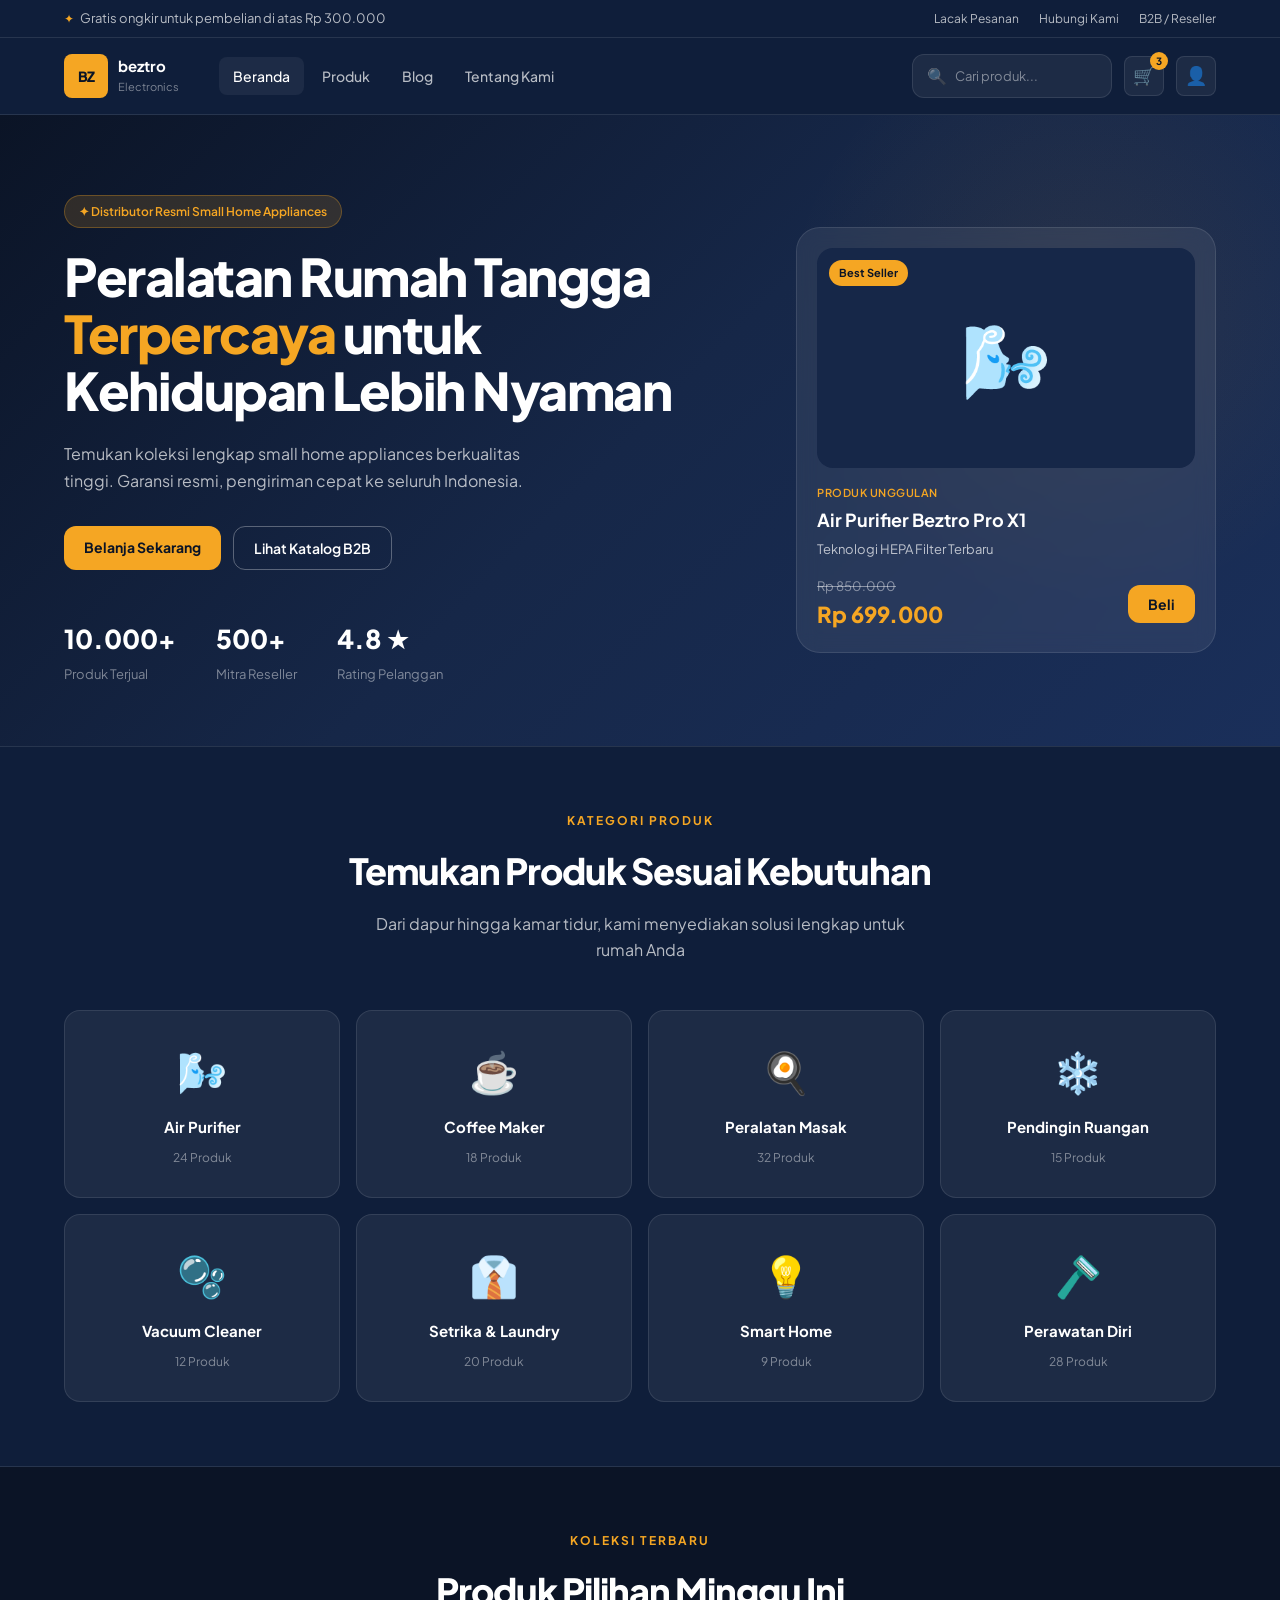
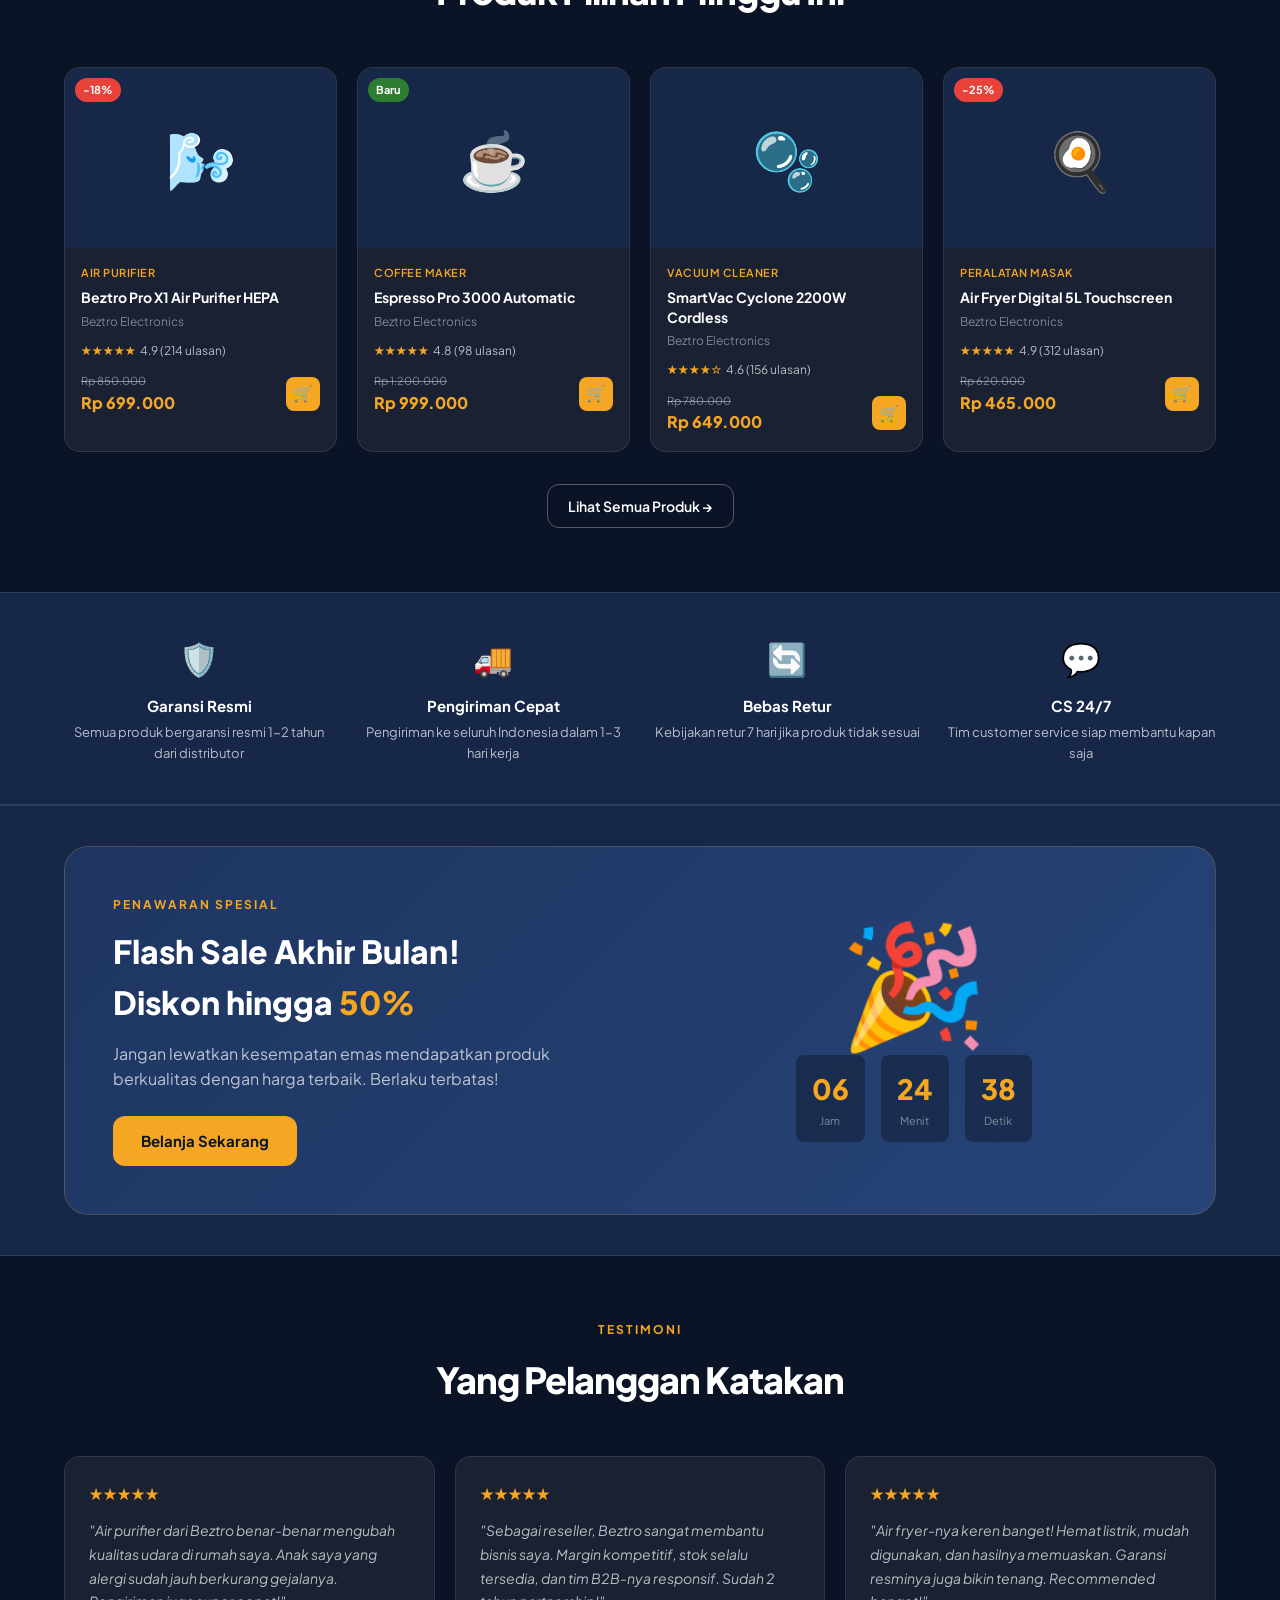
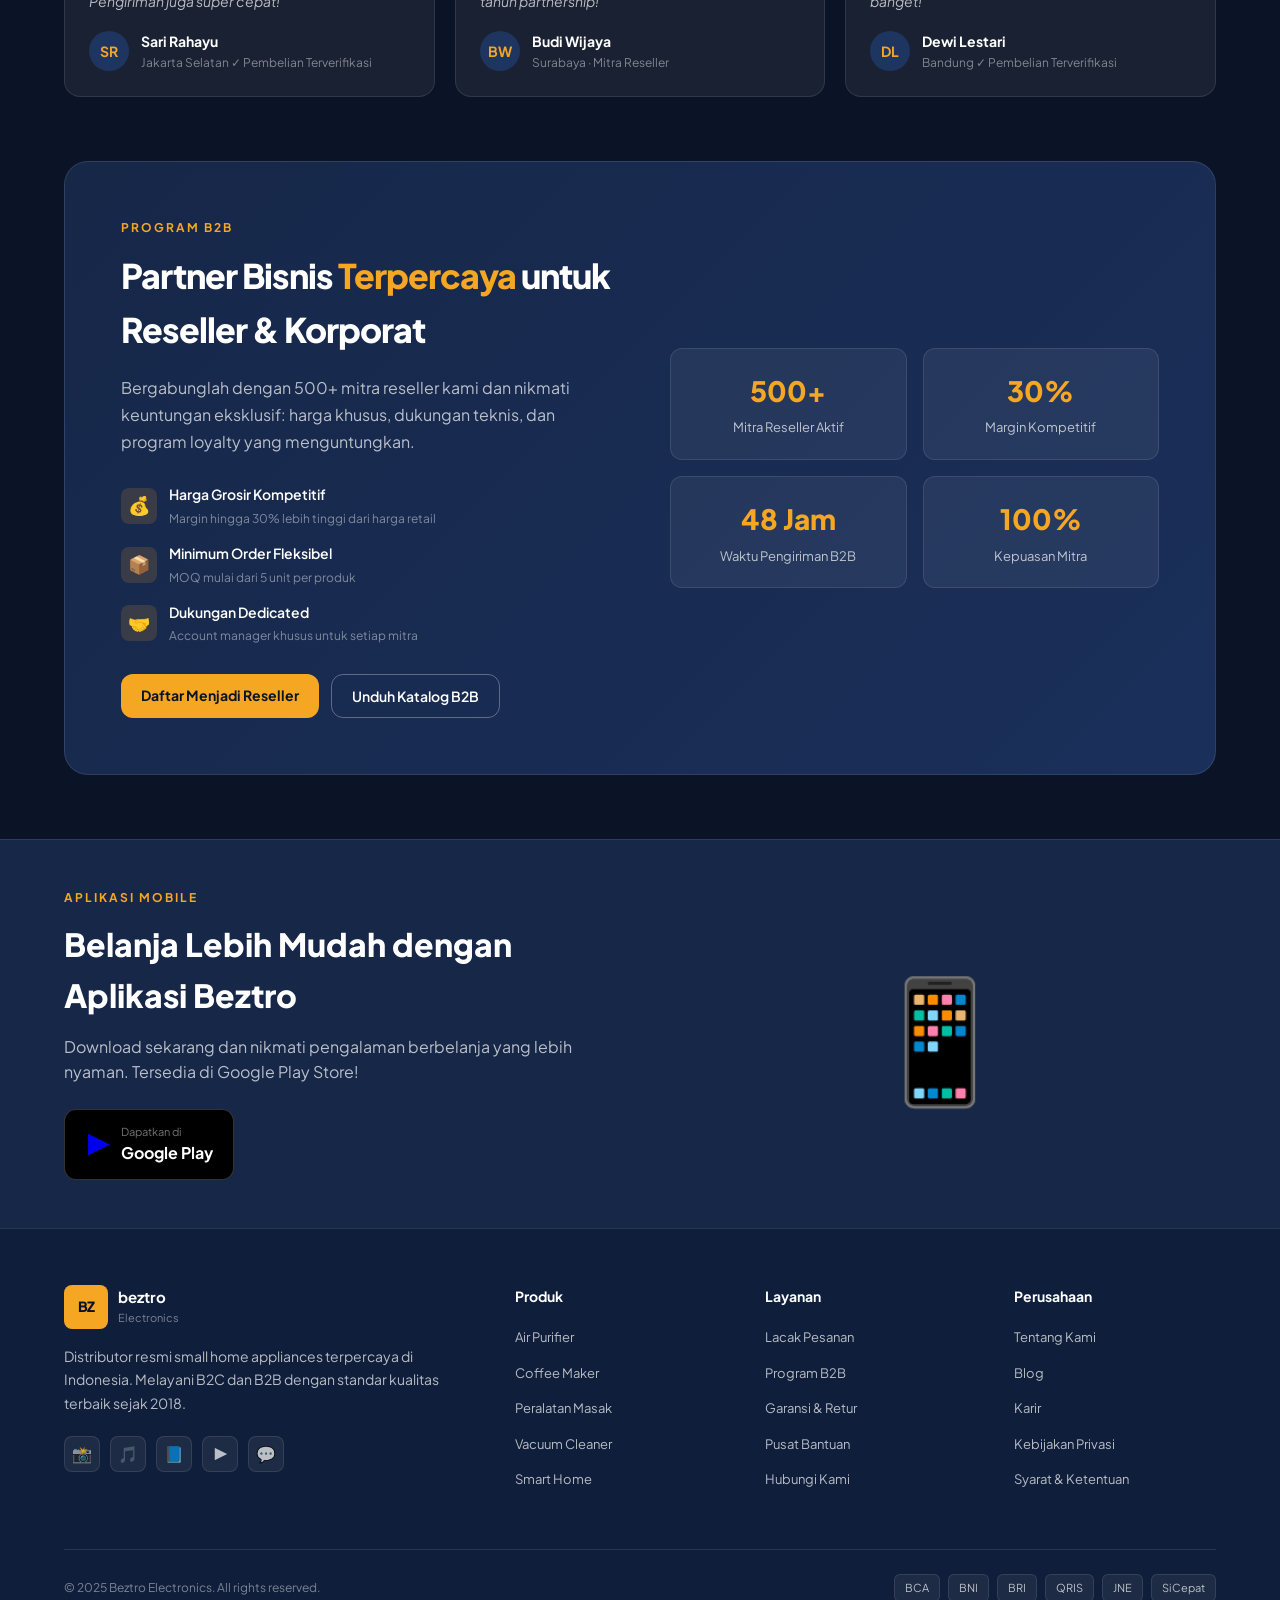
<file: index.html>
<!DOCTYPE html>
<html lang="id">
<head>
<meta charset="UTF-8">
<meta name="viewport" content="width=device-width, initial-scale=1.0">
<meta name="description" content="Beztro Electronics - Distributor Resmi Small Home Appliances Terpercaya di Indonesia. Garansi Resmi, Pengiriman Cepat ke Seluruh Indonesia.">
<title>Beztro Electronics - Peralatan Rumah Tangga Terpercaya</title>
<link rel="preconnect" href="https://fonts.googleapis.com">
<link rel="preconnect" href="https://fonts.gstatic.com" crossorigin>
<link href="https://fonts.googleapis.com/css2?family=Plus+Jakarta+Sans:wght@400;500;600;700;800&display=swap" rel="stylesheet">
<link rel="stylesheet" href="style.css">
</head>
<body>

<!-- TOP BAR -->
<div class="topbar">
  <div class="topbar-inner">
    <div class="topbar-left">
      <span>✦</span>
      Gratis ongkir untuk pembelian di atas Rp 300.000
    </div>
    <div class="topbar-right">
      <a href="#" onclick="navigate('track')">Lacak Pesanan</a>
      <a href="#">Hubungi Kami</a>
      <a href="#" onclick="navigate('b2b')">B2B / Reseller</a>
    </div>
  </div>
</div>

<!-- NAVBAR -->
<nav>
  <div class="nav-inner">
    <a class="logo" href="#" onclick="navigate('home')">
      <div class="logo-box">BZ</div>
      <div class="logo-text">
        <strong>beztro</strong>
        <span>Electronics</span>
      </div>
    </a>
    <div class="nav-links">
      <a onclick="navigate('home')" id="nav-home" class="active">Beranda</a>
      <a onclick="navigate('products')" id="nav-products">Produk</a>
      <a onclick="navigate('blog')" id="nav-blog">Blog</a>
      <a onclick="navigate('about')" id="nav-about">Tentang Kami</a>
    </div>
    <div class="nav-right">
      <div class="search-bar">
        <span class="search-icon">🔍</span>
        <input type="text" placeholder="Cari produk...">
      </div>
      <a class="nav-icon" onclick="navigate('cart')" title="Keranjang">
        🛒
        <span class="badge">3</span>
      </a>
      <a class="nav-icon" onclick="navigate('account')" title="Akun">👤</a>
    </div>
  </div>
</nav>

<!-- ═══════════════════════════════════════════════ -->
<!-- PAGE: HOME -->
<!-- ═══════════════════════════════════════════════ -->
<div id="page-home" class="page active">
  <!-- HERO -->
  <section class="hero">
    <div class="hero-inner">
      <div>
        <div class="hero-badge">✦ Distributor Resmi Small Home Appliances</div>
        <h1>Peralatan Rumah Tangga <span>Terpercaya</span> untuk Kehidupan Lebih Nyaman</h1>
        <p>Temukan koleksi lengkap small home appliances berkualitas tinggi. Garansi resmi, pengiriman cepat ke seluruh Indonesia.</p>
        <div class="hero-actions">
          <a class="btn-primary" onclick="navigate('products')">Belanja Sekarang</a>
          <a class="btn-outline" onclick="navigate('b2b')">Lihat Katalog B2B</a>
        </div>
        <div class="hero-stats">
          <div class="stat-item"><strong>10.000+</strong><span>Produk Terjual</span></div>
          <div class="stat-item"><strong>500+</strong><span>Mitra Reseller</span></div>
          <div class="stat-item"><strong>4.8 ★</strong><span>Rating Pelanggan</span></div>
        </div>
      </div>
      <div class="hero-card">
        <div class="hero-card-img">
          🌬️
          <span class="hero-card-badge">Best Seller</span>
        </div>
        <div class="hero-card-label">Produk Unggulan</div>
        <h3>Air Purifier Beztro Pro X1</h3>
        <p>Teknologi HEPA Filter Terbaru</p>
        <div class="price-row">
          <div>
            <div class="price-old">Rp 850.000</div>
            <div class="price-new">Rp 699.000</div>
          </div>
          <button class="btn-primary" onclick="navigate('detail')">Beli</button>
        </div>
      </div>
    </div>
  </section>

  <!-- KATEGORI -->
  <div class="section-divider">
    <div class="section">
      <div class="section-header">
        <div class="section-eyebrow">Kategori Produk</div>
        <h2 class="section-title">Temukan Produk Sesuai Kebutuhan</h2>
        <p class="section-sub">Dari dapur hingga kamar tidur, kami menyediakan solusi lengkap untuk rumah Anda</p>
      </div>
      <div class="cat-grid">
        <a class="cat-card" onclick="navigate('products')">
          <div class="cat-icon">🌬️</div>
          <h3>Air Purifier</h3>
          <span>24 Produk</span>
        </a>
        <a class="cat-card" onclick="navigate('products')">
          <div class="cat-icon">☕</div>
          <h3>Coffee Maker</h3>
          <span>18 Produk</span>
        </a>
        <a class="cat-card" onclick="navigate('products')">
          <div class="cat-icon">🍳</div>
          <h3>Peralatan Masak</h3>
          <span>32 Produk</span>
        </a>
        <a class="cat-card" onclick="navigate('products')">
          <div class="cat-icon">❄️</div>
          <h3>Pendingin Ruangan</h3>
          <span>15 Produk</span>
        </a>
        <a class="cat-card" onclick="navigate('products')">
          <div class="cat-icon">🫧</div>
          <h3>Vacuum Cleaner</h3>
          <span>12 Produk</span>
        </a>
        <a class="cat-card" onclick="navigate('products')">
          <div class="cat-icon">👔</div>
          <h3>Setrika & Laundry</h3>
          <span>20 Produk</span>
        </a>
        <a class="cat-card" onclick="navigate('products')">
          <div class="cat-icon">💡</div>
          <h3>Smart Home</h3>
          <span>9 Produk</span>
        </a>
        <a class="cat-card" onclick="navigate('products')">
          <div class="cat-icon">🪒</div>
          <h3>Perawatan Diri</h3>
          <span>28 Produk</span>
        </a>
      </div>
    </div>
  </div>

  <!-- PRODUK TERBARU -->
  <div class="section">
    <div class="section-header">
      <div class="section-eyebrow">Koleksi Terbaru</div>
      <h2 class="section-title">Produk Pilihan Minggu Ini</h2>
    </div>
    <div class="prod-grid">
      <div class="prod-card" onclick="navigate('detail')">
        <div class="prod-img">🌬️<span class="prod-badge-sale">-18%</span></div>
        <div class="prod-body">
          <div class="prod-category">Air Purifier</div>
          <div class="prod-name">Beztro Pro X1 Air Purifier HEPA</div>
          <div class="prod-brand">Beztro Electronics</div>
          <div class="prod-rating"><span class="stars">★★★★★</span> 4.9 (214 ulasan)</div>
          <div class="prod-footer">
            <div>
              <div class="prod-price-old">Rp 850.000</div>
              <div class="prod-price">Rp 699.000</div>
            </div>
            <button class="btn-cart" onclick="event.stopPropagation()">🛒</button>
          </div>
        </div>
      </div>
      <div class="prod-card" onclick="navigate('detail')">
        <div class="prod-img">☕<span class="prod-badge-new">Baru</span></div>
        <div class="prod-body">
          <div class="prod-category">Coffee Maker</div>
          <div class="prod-name">Espresso Pro 3000 Automatic</div>
          <div class="prod-brand">Beztro Electronics</div>
          <div class="prod-rating"><span class="stars">★★★★★</span> 4.8 (98 ulasan)</div>
          <div class="prod-footer">
            <div>
              <div class="prod-price-old">Rp 1.200.000</div>
              <div class="prod-price">Rp 999.000</div>
            </div>
            <button class="btn-cart" onclick="event.stopPropagation()">🛒</button>
          </div>
        </div>
      </div>
      <div class="prod-card" onclick="navigate('detail')">
        <div class="prod-img">🫧</div>
        <div class="prod-body">
          <div class="prod-category">Vacuum Cleaner</div>
          <div class="prod-name">SmartVac Cyclone 2200W Cordless</div>
          <div class="prod-brand">Beztro Electronics</div>
          <div class="prod-rating"><span class="stars">★★★★☆</span> 4.6 (156 ulasan)</div>
          <div class="prod-footer">
            <div>
              <div class="prod-price-old">Rp 780.000</div>
              <div class="prod-price">Rp 649.000</div>
            </div>
            <button class="btn-cart" onclick="event.stopPropagation()">🛒</button>
          </div>
        </div>
      </div>
      <div class="prod-card" onclick="navigate('detail')">
        <div class="prod-img">🍳<span class="prod-badge-sale">-25%</span></div>
        <div class="prod-body">
          <div class="prod-category">Peralatan Masak</div>
          <div class="prod-name">Air Fryer Digital 5L Touchscreen</div>
          <div class="prod-brand">Beztro Electronics</div>
          <div class="prod-rating"><span class="stars">★★★★★</span> 4.9 (312 ulasan)</div>
          <div class="prod-footer">
            <div>
              <div class="prod-price-old">Rp 620.000</div>
              <div class="prod-price">Rp 465.000</div>
            </div>
            <button class="btn-cart" onclick="event.stopPropagation()">🛒</button>
          </div>
        </div>
      </div>
    </div>
    <div style="text-align:center;margin-top:32px">
      <a class="btn-outline" onclick="navigate('products')">Lihat Semua Produk →</a>
    </div>
  </div>

  <!-- TRUST -->
  <div class="trust-banner">
    <div class="trust-inner">
      <div class="trust-item">
        <div class="trust-icon">🛡️</div>
        <h4>Garansi Resmi</h4>
        <p>Semua produk bergaransi resmi 1-2 tahun dari distributor</p>
      </div>
      <div class="trust-item">
        <div class="trust-icon">🚚</div>
        <h4>Pengiriman Cepat</h4>
        <p>Pengiriman ke seluruh Indonesia dalam 1-3 hari kerja</p>
      </div>
      <div class="trust-item">
        <div class="trust-icon">🔄</div>
        <h4>Bebas Retur</h4>
        <p>Kebijakan retur 7 hari jika produk tidak sesuai</p>
      </div>
      <div class="trust-item">
        <div class="trust-icon">💬</div>
        <h4>CS 24/7</h4>
        <p>Tim customer service siap membantu kapan saja</p>
      </div>
    </div>
  </div>

  <!-- PROMO BANNER -->
  <div style="background:var(--navy-800);border-top:1px solid var(--card-border);border-bottom:1px solid var(--card-border);padding:40px 0">
    <div class="section" style="padding:0 24px">
      <div style="background:linear-gradient(135deg,#1E3560 0%,#274478 100%);border:1px solid rgba(245,166,35,0.2);border-radius:var(--radius-xl);padding:48px;display:grid;grid-template-columns:1fr 1fr;gap:40px;align-items:center">
        <div>
          <div style="font-size:12px;color:var(--accent);font-weight:700;text-transform:uppercase;letter-spacing:2px;margin-bottom:12px">Penawaran Spesial</div>
          <h2 style="font-size:32px;font-weight:800;margin-bottom:12px">Flash Sale Akhir Bulan!<br>Diskon hingga <span style="color:var(--accent)">50%</span></h2>
          <p style="color:var(--text-secondary);margin-bottom:24px">Jangan lewatkan kesempatan emas mendapatkan produk berkualitas dengan harga terbaik. Berlaku terbatas!</p>
          <a class="btn-primary" onclick="navigate('products')" style="font-size:15px;padding:13px 28px">Belanja Sekarang</a>
        </div>
        <div style="text-align:center">
          <div style="font-size:120px;line-height:1">🎉</div>
          <div style="display:flex;justify-content:center;gap:16px;margin-top:16px">
            <div style="background:rgba(0,0,0,0.3);border-radius:var(--radius-sm);padding:12px 16px;text-align:center">
              <div style="font-size:28px;font-weight:800;color:var(--accent)">06</div>
              <div style="font-size:11px;color:var(--text-muted)">Jam</div>
            </div>
            <div style="background:rgba(0,0,0,0.3);border-radius:var(--radius-sm);padding:12px 16px;text-align:center">
              <div style="font-size:28px;font-weight:800;color:var(--accent)">24</div>
              <div style="font-size:11px;color:var(--text-muted)">Menit</div>
            </div>
            <div style="background:rgba(0,0,0,0.3);border-radius:var(--radius-sm);padding:12px 16px;text-align:center">
              <div style="font-size:28px;font-weight:800;color:var(--accent)">38</div>
              <div style="font-size:11px;color:var(--text-muted)">Detik</div>
            </div>
          </div>
        </div>
      </div>
    </div>
  </div>

  <!-- TESTIMONIALS -->
  <div class="section">
    <div class="section-header">
      <div class="section-eyebrow">Testimoni</div>
      <h2 class="section-title">Yang Pelanggan Katakan</h2>
    </div>
    <div class="testi-grid">
      <div class="testi-card">
        <div class="testi-stars">★★★★★</div>
        <p class="testi-text">"Air purifier dari Beztro benar-benar mengubah kualitas udara di rumah saya. Anak saya yang alergi sudah jauh berkurang gejalanya. Pengiriman juga super cepat!"</p>
        <div class="testi-author">
          <div class="testi-avatar">SR</div>
          <div><div class="testi-name">Sari Rahayu</div><div class="testi-loc">Jakarta Selatan ✓ Pembelian Terverifikasi</div></div>
        </div>
      </div>
      <div class="testi-card">
        <div class="testi-stars">★★★★★</div>
        <p class="testi-text">"Sebagai reseller, Beztro sangat membantu bisnis saya. Margin kompetitif, stok selalu tersedia, dan tim B2B-nya responsif. Sudah 2 tahun partnership!"</p>
        <div class="testi-author">
          <div class="testi-avatar">BW</div>
          <div><div class="testi-name">Budi Wijaya</div><div class="testi-loc">Surabaya · Mitra Reseller</div></div>
        </div>
      </div>
      <div class="testi-card">
        <div class="testi-stars">★★★★★</div>
        <p class="testi-text">"Air fryer-nya keren banget! Hemat listrik, mudah digunakan, dan hasilnya memuaskan. Garansi resminya juga bikin tenang. Recommended banget!"</p>
        <div class="testi-author">
          <div class="testi-avatar">DL</div>
          <div><div class="testi-name">Dewi Lestari</div><div class="testi-loc">Bandung ✓ Pembelian Terverifikasi</div></div>
        </div>
      </div>
    </div>
  </div>

  <!-- B2B -->
  <div style="padding:0 24px;max-width:1200px;margin:0 auto 64px">
    <div class="b2b-section">
      <div>
        <div style="font-size:12px;color:var(--accent);font-weight:700;text-transform:uppercase;letter-spacing:2px;margin-bottom:12px">Program B2B</div>
        <h2>Partner Bisnis <span>Terpercaya</span> untuk Reseller & Korporat</h2>
        <p>Bergabunglah dengan 500+ mitra reseller kami dan nikmati keuntungan eksklusif: harga khusus, dukungan teknis, dan program loyalty yang menguntungkan.</p>
        <div class="b2b-features">
          <div class="b2b-feat"><div class="b2b-feat-icon">💰</div><div class="b2b-feat-text"><strong>Harga Grosir Kompetitif</strong><span>Margin hingga 30% lebih tinggi dari harga retail</span></div></div>
          <div class="b2b-feat"><div class="b2b-feat-icon">📦</div><div class="b2b-feat-text"><strong>Minimum Order Fleksibel</strong><span>MOQ mulai dari 5 unit per produk</span></div></div>
          <div class="b2b-feat"><div class="b2b-feat-icon">🤝</div><div class="b2b-feat-text"><strong>Dukungan Dedicated</strong><span>Account manager khusus untuk setiap mitra</span></div></div>
        </div>
        <div style="margin-top:28px;display:flex;gap:12px">
          <a class="btn-primary" onclick="navigate('b2b')">Daftar Menjadi Reseller</a>
          <a class="btn-outline" onclick="navigate('b2b')">Unduh Katalog B2B</a>
        </div>
      </div>
      <div class="b2b-stats">
        <div class="b2b-stat"><strong>500+</strong><span>Mitra Reseller Aktif</span></div>
        <div class="b2b-stat"><strong>30%</strong><span>Margin Kompetitif</span></div>
        <div class="b2b-stat"><strong>48 Jam</strong><span>Waktu Pengiriman B2B</span></div>
        <div class="b2b-stat"><strong>100%</strong><span>Kepuasan Mitra</span></div>
      </div>
    </div>
  </div>

  <!-- APP CTA -->
  <div style="background:var(--navy-800);border-top:1px solid var(--card-border);padding:48px 0">
    <div style="max-width:1200px;margin:0 auto;padding:0 24px;display:grid;grid-template-columns:1fr 1fr;gap:48px;align-items:center">
      <div>
        <div class="section-eyebrow">Aplikasi Mobile</div>
        <h2 style="font-size:32px;font-weight:800;margin-bottom:12px">Belanja Lebih Mudah dengan Aplikasi Beztro</h2>
        <p style="color:var(--text-secondary);margin-bottom:24px">Download sekarang dan nikmati pengalaman berbelanja yang lebih nyaman. Tersedia di Google Play Store!</p>
        <a href="#" style="display:inline-flex;align-items:center;gap:10px;background:#000;border:1px solid rgba(255,255,255,0.2);border-radius:var(--radius-md);padding:12px 20px;text-decoration:none">
          <span style="font-size:28px">▶</span>
          <div style="text-align:left"><div style="font-size:11px;color:var(--text-muted)">Dapatkan di</div><div style="font-size:16px;font-weight:700;color:var(--white)">Google Play</div></div>
        </a>
      </div>
      <div style="text-align:center;font-size:120px">📱</div>
    </div>
  </div>
</div>

<!-- ═══════════════════════════════════════════════ -->
<!-- PAGE: PRODUCTS -->
<!-- ═══════════════════════════════════════════════ -->
<div id="page-products" class="page">
  <div class="breadcrumb"><div class="breadcrumb-inner"><a onclick="navigate('home')">Beranda</a><span>›</span><span>Semua Produk</span></div></div>
  <div class="page-hero"><div class="page-hero-inner"><h1>Semua Produk</h1><p>Temukan koleksi lengkap small home appliances berkualitas tinggi</p></div></div>
  <div class="products-layout">
    <aside class="sidebar">
      <div class="filter-card">
        <div class="filter-title">Kategori <span class="filter-clear">Reset</span></div>
        <div class="filter-option"><input type="checkbox" id="cat1" checked><label for="cat1">Air Purifier <span>(24)</span></label></div>
        <div class="filter-option"><input type="checkbox" id="cat2"><label for="cat2">Coffee Maker <span>(18)</span></label></div>
        <div class="filter-option"><input type="checkbox" id="cat3"><label for="cat3">Peralatan Masak <span>(32)</span></label></div>
        <div class="filter-option"><input type="checkbox" id="cat4"><label for="cat4">Vacuum Cleaner <span>(12)</span></label></div>
        <div class="filter-option"><input type="checkbox" id="cat5"><label for="cat5">Pendingin Ruangan <span>(15)</span></label></div>
        <div class="filter-option"><input type="checkbox" id="cat6"><label for="cat6">Setrika & Laundry <span>(20)</span></label></div>
        <div class="filter-option"><input type="checkbox" id="cat7"><label for="cat7">Smart Home <span>(9)</span></label></div>
        <div class="filter-option"><input type="checkbox" id="cat8"><label for="cat8">Perawatan Diri <span>(28)</span></label></div>
      </div>
      <div class="filter-card">
        <div class="filter-title">Harga</div>
        <div class="price-range">
          <input type="text" placeholder="Min" value="0">
          <input type="text" placeholder="Max" value="2.000.000">
        </div>
        <div style="margin-top:12px"><button class="btn-primary" style="width:100%;padding:10px;font-size:13px">Terapkan</button></div>
      </div>
      <div class="filter-card">
        <div class="filter-title">Rating</div>
        <div class="filter-option"><input type="checkbox" id="r5"><label for="r5">★★★★★ (5.0)</label></div>
        <div class="filter-option"><input type="checkbox" id="r4" checked><label for="r4">★★★★☆ (4.0+)</label></div>
        <div class="filter-option"><input type="checkbox" id="r3"><label for="r3">★★★☆☆ (3.0+)</label></div>
      </div>
      <div class="filter-card">
        <div class="filter-title">Ketersediaan</div>
        <div class="filter-option"><input type="checkbox" id="stk1" checked><label for="stk1">Tersedia</label></div>
        <div class="filter-option"><input type="checkbox" id="stk2"><label for="stk2">Pre-order</label></div>
      </div>
    </aside>
    <div>
      <div class="sort-bar">
        <p>Menampilkan <strong>138 produk</strong></p>
        <select class="sort-select">
          <option>Terpopuler</option>
          <option>Terbaru</option>
          <option>Harga: Rendah ke Tinggi</option>
          <option>Harga: Tinggi ke Rendah</option>
          <option>Rating Tertinggi</option>
        </select>
      </div>
      <div class="prod-grid-3">
        <div class="prod-card" onclick="navigate('detail')"><div class="prod-img">🌬️<span class="prod-badge-sale">-18%</span></div><div class="prod-body"><div class="prod-category">Air Purifier</div><div class="prod-name">Beztro Pro X1 HEPA</div><div class="prod-brand">Beztro Electronics</div><div class="prod-rating"><span class="stars">★★★★★</span> 4.9 (214)</div><div class="prod-footer"><div><div class="prod-price-old">Rp 850.000</div><div class="prod-price">Rp 699.000</div></div><button class="btn-cart" onclick="event.stopPropagation()">🛒</button></div></div></div>
        <div class="prod-card" onclick="navigate('detail')"><div class="prod-img">☕<span class="prod-badge-new">Baru</span></div><div class="prod-body"><div class="prod-category">Coffee Maker</div><div class="prod-name">Espresso Pro 3000 Auto</div><div class="prod-brand">Beztro Electronics</div><div class="prod-rating"><span class="stars">★★★★★</span> 4.8 (98)</div><div class="prod-footer"><div><div class="prod-price-old">Rp 1.200.000</div><div class="prod-price">Rp 999.000</div></div><button class="btn-cart" onclick="event.stopPropagation()">🛒</button></div></div></div>
        <div class="prod-card" onclick="navigate('detail')"><div class="prod-img">🫧</div><div class="prod-body"><div class="prod-category">Vacuum Cleaner</div><div class="prod-name">SmartVac Cyclone 2200W</div><div class="prod-brand">Beztro Electronics</div><div class="prod-rating"><span class="stars">★★★★☆</span> 4.6 (156)</div><div class="prod-footer"><div><div class="prod-price-old">Rp 780.000</div><div class="prod-price">Rp 649.000</div></div><button class="btn-cart" onclick="event.stopPropagation()">🛒</button></div></div></div>
        <div class="prod-card" onclick="navigate('detail')"><div class="prod-img">🍳<span class="prod-badge-sale">-25%</span></div><div class="prod-body"><div class="prod-category">Peralatan Masak</div><div class="prod-name">Air Fryer Digital 5L Touch</div><div class="prod-brand">Beztro Electronics</div><div class="prod-rating"><span class="stars">★★★★★</span> 4.9 (312)</div><div class="prod-footer"><div><div class="prod-price-old">Rp 620.000</div><div class="prod-price">Rp 465.000</div></div><button class="btn-cart" onclick="event.stopPropagation()">🛒</button></div></div></div>
        <div class="prod-card" onclick="navigate('detail')"><div class="prod-img">❄️</div><div class="prod-body"><div class="prod-category">Pendingin Ruangan</div><div class="prod-name">Arctic Fan Pro 16" Tower</div><div class="prod-brand">Beztro Electronics</div><div class="prod-rating"><span class="stars">★★★★☆</span> 4.5 (87)</div><div class="prod-footer"><div><div class="prod-price-old">Rp 450.000</div><div class="prod-price">Rp 385.000</div></div><button class="btn-cart" onclick="event.stopPropagation()">🛒</button></div></div></div>
        <div class="prod-card" onclick="navigate('detail')"><div class="prod-img">👔<span class="prod-badge-new">Baru</span></div><div class="prod-body"><div class="prod-category">Setrika & Laundry</div><div class="prod-name">SteamPro Garment Steamer</div><div class="prod-brand">Beztro Electronics</div><div class="prod-rating"><span class="stars">★★★★★</span> 4.7 (63)</div><div class="prod-footer"><div><div class="prod-price-old">Rp 350.000</div><div class="prod-price">Rp 299.000</div></div><button class="btn-cart" onclick="event.stopPropagation()">🛒</button></div></div></div>
      </div>
      <div class="pagination">
        <button class="page-btn active">1</button>
        <button class="page-btn">2</button>
        <button class="page-btn">3</button>
        <button class="page-btn">...</button>
        <button class="page-btn">12</button>
        <button class="page-btn">›</button>
      </div>
    </div>
  </div>
</div>

<!-- ═══════════════════════════════════════════════ -->
<!-- PAGE: PRODUCT DETAIL -->
<!-- ═══════════════════════════════════════════════ -->
<div id="page-detail" class="page">
  <div class="breadcrumb"><div class="breadcrumb-inner"><a onclick="navigate('home')">Beranda</a><span>›</span><a onclick="navigate('products')">Produk</a><span>›</span><span>Air Purifier</span><span>›</span><span>Beztro Pro X1</span></div></div>
  <div class="detail-layout">
    <div class="detail-imgs">
      <div class="main-img">🌬️</div>
      <div class="thumb-row">
        <div class="thumb active">🌬️</div>
        <div class="thumb">📦</div>
        <div class="thumb">🔧</div>
        <div class="thumb">📋</div>
      </div>
    </div>
    <div class="detail-info">
      <div class="detail-category">Air Purifier</div>
      <h1 class="detail-title">Beztro Pro X1 Air Purifier HEPA Filter</h1>
      <div class="detail-rating">
        <span class="stars">★★★★★</span>
        <strong>4.9</strong>
        <span>214 Ulasan</span>
        <span>·</span>
        <span style="color:#81c784">✓ Tersedia</span>
      </div>
      <div class="detail-price-box">
        <div class="detail-price-old">Rp 850.000</div>
        <div style="display:flex;align-items:center">
          <span class="detail-price">Rp 699.000</span>
          <span class="detail-badge-save">Hemat Rp 151.000</span>
        </div>
      </div>
      <p class="detail-desc">Rasakan udara bersih dan segar setiap saat dengan teknologi HEPA Filter generasi terbaru. Mampu menyaring 99.97% partikel debu, serbuk sari, bulu hewan, dan polutan udara hingga 0.3 mikron. Ideal untuk kamar tidur, ruang keluarga, dan area kantor.</p>
      <div class="detail-variants">
        <h4>Ukuran Ruangan</h4>
        <div class="variant-opts">
          <button class="variant-btn active">≤ 20 m²</button>
          <button class="variant-btn">20–40 m²</button>
          <button class="variant-btn">40–60 m²</button>
        </div>
      </div>
      <div class="detail-variants">
        <h4>Warna</h4>
        <div class="variant-opts">
          <button class="variant-btn active">Putih</button>
          <button class="variant-btn">Hitam</button>
          <button class="variant-btn">Abu-abu</button>
        </div>
      </div>
      <div class="qty-row">
        <label>Jumlah:</label>
        <div class="qty-ctrl">
          <button>−</button>
          <span>1</span>
          <button>+</button>
        </div>
        <span style="font-size:13px;color:var(--text-muted)">Stok: 48 unit</span>
      </div>
      <div class="detail-actions">
        <a class="btn-primary" onclick="navigate('cart')">Tambah ke Keranjang</a>
        <a class="btn-outline" onclick="navigate('checkout')">Beli Sekarang</a>
      </div>
      <div class="detail-specs">
        <h4>Spesifikasi Produk</h4>
        <div class="spec-row"><span>Model</span><span>BZ-AP-X1-2024</span></div>
        <div class="spec-row"><span>Luas Area</span><span>Hingga 20 m²</span></div>
        <div class="spec-row"><span>Filter</span><span>True HEPA H13</span></div>
        <div class="spec-row"><span>CADR</span><span>200 m³/jam</span></div>
        <div class="spec-row"><span>Tingkat Kebisingan</span><span>22–52 dB</span></div>
        <div class="spec-row"><span>Daya</span><span>35 Watt</span></div>
        <div class="spec-row"><span>Garansi</span><span>2 Tahun Resmi</span></div>
        <div class="spec-row"><span>Berat</span><span>3.2 kg</span></div>
      </div>
    </div>
  </div>
  <!-- RELATED -->
  <div class="section" style="border-top:1px solid var(--card-border)">
    <div class="section-header"><div class="section-eyebrow">Produk Serupa</div><h2 class="section-title">Kamu Mungkin Juga Suka</h2></div>
    <div class="prod-grid">
      <div class="prod-card" onclick="navigate('detail')"><div class="prod-img">🌬️</div><div class="prod-body"><div class="prod-category">Air Purifier</div><div class="prod-name">Beztro Mini X0 Portable</div><div class="prod-brand">Beztro Electronics</div><div class="prod-rating"><span class="stars">★★★★☆</span> 4.5 (78)</div><div class="prod-footer"><div><div class="prod-price">Rp 299.000</div></div><button class="btn-cart" onclick="event.stopPropagation()">🛒</button></div></div></div>
      <div class="prod-card" onclick="navigate('detail')"><div class="prod-img">💧</div><div class="prod-body"><div class="prod-category">Air Purifier</div><div class="prod-name">Humidifier Ultrasonic Pro</div><div class="prod-brand">Beztro Electronics</div><div class="prod-rating"><span class="stars">★★★★★</span> 4.8 (132)</div><div class="prod-footer"><div><div class="prod-price-old">Rp 380.000</div><div class="prod-price">Rp 325.000</div></div><button class="btn-cart" onclick="event.stopPropagation()">🛒</button></div></div></div>
      <div class="prod-card" onclick="navigate('detail')"><div class="prod-img">🌿</div><div class="prod-body"><div class="prod-category">Air Purifier</div><div class="prod-name">Ionizer Air Fresh 360°</div><div class="prod-brand">Beztro Electronics</div><div class="prod-rating"><span class="stars">★★★★☆</span> 4.4 (45)</div><div class="prod-footer"><div><div class="prod-price">Rp 450.000</div></div><button class="btn-cart" onclick="event.stopPropagation()">🛒</button></div></div></div>
      <div class="prod-card" onclick="navigate('detail')"><div class="prod-img">🌬️<span class="prod-badge-new">Baru</span></div><div class="prod-body"><div class="prod-category">Air Purifier</div><div class="prod-name">Beztro Pro X2 Smart WiFi</div><div class="prod-brand">Beztro Electronics</div><div class="prod-rating"><span class="stars">★★★★★</span> 5.0 (12)</div><div class="prod-footer"><div><div class="prod-price">Rp 1.199.000</div></div><button class="btn-cart" onclick="event.stopPropagation()">🛒</button></div></div></div>
    </div>
  </div>
</div>

<!-- ═══════════════════════════════════════════════ -->
<!-- PAGE: CART -->
<!-- ═══════════════════════════════════════════════ -->
<div id="page-cart" class="page">
  <div class="breadcrumb"><div class="breadcrumb-inner"><a onclick="navigate('home')">Beranda</a><span>›</span><span>Keranjang Belanja</span></div></div>
  <div class="cart-layout">
    <div>
      <div class="cart-header">
        <h2>Keranjang Belanja <span style="color:var(--text-muted);font-size:18px">(3 item)</span></h2>
        <a onclick="navigate('products')">← Lanjut Belanja</a>
      </div>
      <div class="cart-item">
        <div class="cart-item-img">🌬️</div>
        <div class="cart-item-info">
          <div class="cart-item-cat">Air Purifier</div>
          <div class="cart-item-name">Beztro Pro X1 Air Purifier HEPA Filter</div>
          <div class="cart-item-variant">Ukuran: ≤ 20 m² · Warna: Putih</div>
          <div class="cart-item-actions">
            <div class="qty-ctrl"><button>−</button><span>1</span><button>+</button></div>
            <button class="cart-item-remove">🗑</button>
          </div>
        </div>
        <div class="cart-item-price"><span>Rp 850.000</span><strong>Rp 699.000</strong></div>
      </div>
      <div class="cart-item">
        <div class="cart-item-img">🍳</div>
        <div class="cart-item-info">
          <div class="cart-item-cat">Peralatan Masak</div>
          <div class="cart-item-name">Air Fryer Digital 5L Touchscreen</div>
          <div class="cart-item-variant">Warna: Hitam</div>
          <div class="cart-item-actions">
            <div class="qty-ctrl"><button>−</button><span>2</span><button>+</button></div>
            <button class="cart-item-remove">🗑</button>
          </div>
        </div>
        <div class="cart-item-price"><span>Rp 1.240.000</span><strong>Rp 930.000</strong></div>
      </div>
      <div class="cart-item">
        <div class="cart-item-img">☕</div>
        <div class="cart-item-info">
          <div class="cart-item-cat">Coffee Maker</div>
          <div class="cart-item-name">Espresso Pro 3000 Automatic</div>
          <div class="cart-item-variant">Warna: Silver</div>
          <div class="cart-item-actions">
            <div class="qty-ctrl"><button>−</button><span>1</span><button>+</button></div>
            <button class="cart-item-remove">🗑</button>
          </div>
        </div>
        <div class="cart-item-price"><span>Rp 1.200.000</span><strong>Rp 999.000</strong></div>
      </div>
    </div>
    <div>
      <div class="cart-summary">
        <h3>Ringkasan Pesanan</h3>
        <div class="summary-row"><span>Subtotal (4 item)</span><span>Rp 2.628.000</span></div>
        <div class="summary-row"><span>Diskon Promo</span><span style="color:#81c784">− Rp 462.000</span></div>
        <div class="summary-row"><span>Ongkos Kirim</span><span style="color:#81c784">GRATIS</span></div>
        <div class="summary-row total"><span>Total</span><span>Rp 2.628.000</span></div>
        <div class="coupon-box">
          <input type="text" placeholder="Kode kupon...">
          <button>Pakai</button>
        </div>
        <a class="btn-primary" onclick="navigate('checkout')" style="display:block;text-align:center;padding:14px;font-size:15px;margin-top:8px">Lanjut ke Checkout →</a>
        <div style="display:flex;justify-content:center;gap:16px;margin-top:16px">
          <span style="font-size:24px">💳</span><span style="font-size:24px">🏦</span><span style="font-size:24px">📱</span>
        </div>
        <p style="text-align:center;font-size:12px;color:var(--text-muted);margin-top:6px">Transfer Bank · QRIS · e-Wallet · COD</p>
      </div>
    </div>
  </div>
</div>

<!-- ═══════════════════════════════════════════════ -->
<!-- PAGE: CHECKOUT -->
<!-- ═══════════════════════════════════════════════ -->
<div id="page-checkout" class="page">
  <div class="breadcrumb"><div class="breadcrumb-inner"><a onclick="navigate('home')">Beranda</a><span>›</span><a onclick="navigate('cart')">Keranjang</a><span>›</span><span>Checkout</span></div></div>
  <div style="max-width:1200px;margin:0 auto;padding:32px 24px 0">
    <div class="checkout-steps">
      <div class="step-item">
        <div class="step-num done">✓</div>
        <span class="step-label" style="color:var(--text-secondary)">Keranjang</span>
      </div>
      <div class="step-line"></div>
      <div class="step-item">
        <div class="step-num active">2</div>
        <span class="step-label active">Pengiriman</span>
      </div>
      <div class="step-line"></div>
      <div class="step-item">
        <div class="step-num inactive">3</div>
        <span class="step-label inactive">Pembayaran</span>
      </div>
      <div class="step-line"></div>
      <div class="step-item">
        <div class="step-num inactive">4</div>
        <span class="step-label inactive">Konfirmasi</span>
      </div>
    </div>
  </div>
  <div class="checkout-layout">
    <div>
      <div class="form-section">
        <h3>📍 Informasi Pengiriman</h3>
        <div class="form-row">
          <div class="form-group"><label>Nama Depan</label><input type="text" placeholder="Nama depan"></div>
          <div class="form-group"><label>Nama Belakang</label><input type="text" placeholder="Nama belakang"></div>
        </div>
        <div class="form-row">
          <div class="form-group"><label>Email</label><input type="email" placeholder="email@contoh.com"></div>
          <div class="form-group"><label>No. Telepon</label><input type="tel" placeholder="08xx xxxx xxxx"></div>
        </div>
        <div style="margin-bottom:14px"><div class="form-group"><label>Alamat Lengkap</label><input type="text" placeholder="Jalan, No. Rumah, RT/RW"></div></div>
        <div class="form-row">
          <div class="form-group"><label>Kota</label><select><option>Pilih Kota</option><option>Jakarta</option><option>Surabaya</option><option>Bandung</option><option>Medan</option></select></div>
          <div class="form-group"><label>Provinsi</label><select><option>Pilih Provinsi</option><option>DKI Jakarta</option><option>Jawa Timur</option><option>Jawa Barat</option></select></div>
        </div>
        <div class="form-row">
          <div class="form-group"><label>Kode Pos</label><input type="text" placeholder="12345"></div>
          <div class="form-group"><label>Catatan</label><input type="text" placeholder="Catatan untuk kurir (opsional)"></div>
        </div>
      </div>
      <div class="form-section">
        <h3>🚚 Pilih Metode Pengiriman</h3>
        <div class="shipping-opts">
          <div class="ship-opt active"><input type="radio" name="ship" checked><div class="ship-opt-info"><strong>JNE REG</strong><span>Estimasi 2-3 hari kerja</span></div><span class="ship-opt-price">Gratis</span></div>
          <div class="ship-opt"><input type="radio" name="ship"><div class="ship-opt-info"><strong>JNE YES (Yakin Esok Sampai)</strong><span>Estimasi 1 hari kerja</span></div><span class="ship-opt-price">Rp 25.000</span></div>
          <div class="ship-opt"><input type="radio" name="ship"><div class="ship-opt-info"><strong>SiCepat BEST</strong><span>Estimasi 1-2 hari kerja</span></div><span class="ship-opt-price">Rp 15.000</span></div>
          <div class="ship-opt"><input type="radio" name="ship"><div class="ship-opt-info"><strong>GoSend Same Day</strong><span>Pengiriman hari ini (Jakarta & sekitarnya)</span></div><span class="ship-opt-price">Rp 45.000</span></div>
        </div>
      </div>
      <div class="form-section">
        <h3>💳 Metode Pembayaran</h3>
        <div class="shipping-opts">
          <div class="ship-opt active"><input type="radio" name="pay" checked><div class="ship-opt-info"><strong>Transfer Bank</strong><span>BCA, BNI, BRI, Mandiri</span></div><span style="font-size:20px">🏦</span></div>
          <div class="ship-opt"><input type="radio" name="pay"><div class="ship-opt-info"><strong>QRIS</strong><span>Semua dompet digital</span></div><span style="font-size:20px">📱</span></div>
          <div class="ship-opt"><input type="radio" name="pay"><div class="ship-opt-info"><strong>COD (Bayar di Tempat)</strong><span>Tersedia untuk area tertentu</span></div><span style="font-size:20px">💵</span></div>
          <div class="ship-opt"><input type="radio" name="pay"><div class="ship-opt-info"><strong>Kartu Kredit</strong><span>Visa, Mastercard, JCB</span></div><span style="font-size:20px">💳</span></div>
        </div>
      </div>
      <a class="btn-primary" onclick="navigate('home')" style="display:block;text-align:center;padding:15px;font-size:16px;margin-bottom:40px">Konfirmasi & Buat Pesanan →</a>
    </div>
    <div>
      <div class="checkout-order">
        <h3>Ringkasan Pesanan</h3>
        <div class="co-item"><div class="co-item-img">🌬️</div><div><div class="co-item-name">Beztro Pro X1 Air Purifier</div><div class="co-item-var">Putih · ≤ 20 m² · ×1</div><div class="co-item-price">Rp 699.000</div></div></div>
        <div class="co-item"><div class="co-item-img">🍳</div><div><div class="co-item-name">Air Fryer Digital 5L Touch</div><div class="co-item-var">Hitam · ×2</div><div class="co-item-price">Rp 930.000</div></div></div>
        <div class="co-item"><div class="co-item-img">☕</div><div><div class="co-item-name">Espresso Pro 3000 Auto</div><div class="co-item-var">Silver · ×1</div><div class="co-item-price">Rp 999.000</div></div></div>
        <div style="margin-top:16px">
          <div class="summary-row"><span>Subtotal</span><span>Rp 2.628.000</span></div>
          <div class="summary-row"><span>Ongkos Kirim</span><span style="color:#81c784">Gratis</span></div>
          <div class="summary-row"><span>Diskon</span><span style="color:#81c784">− Rp 462.000</span></div>
          <div class="summary-row total"><span>Total</span><span>Rp 2.628.000</span></div>
        </div>
      </div>
    </div>
  </div>
</div>

<!-- ═══════════════════════════════════════════════ -->
<!-- PAGE: BLOG -->
<!-- ═══════════════════════════════════════════════ -->
<div id="page-blog" class="page">
  <div class="breadcrumb"><div class="breadcrumb-inner"><a onclick="navigate('home')">Beranda</a><span>›</span><span>Blog</span></div></div>
  <div class="page-hero"><div class="page-hero-inner"><h1>Blog Beztro</h1><p>Tips, panduan, dan inspirasi untuk kehidupan rumah yang lebih nyaman</p></div></div>
  <div class="section">
    <div class="blog-grid">
      <div class="blog-card"><div class="blog-img">🌬️</div><div class="blog-body"><div class="blog-tags"><span class="blog-tag">Air Purifier</span><span class="blog-tag">Tips</span></div><div class="blog-title">5 Tanda Saatnya Ganti Filter Air Purifier Anda</div><div class="blog-excerpt">Filter air purifier yang tidak diganti tepat waktu bisa menurunkan kualitas udara. Kenali tanda-tandanya sebelum terlambat...</div><div class="blog-meta"><span>15 Mei 2025</span><span>5 min baca</span></div></div></div>
      <div class="blog-card"><div class="blog-img">🍳</div><div class="blog-body"><div class="blog-tags"><span class="blog-tag">Air Fryer</span><span class="blog-tag">Resep</span></div><div class="blog-title">10 Resep Sehat Menggunakan Air Fryer untuk Keluarga</div><div class="blog-excerpt">Air fryer bukan hanya untuk gorengan. Temukan 10 resep sehat yang bisa dibuat dalam hitungan menit dengan hasil sempurna...</div><div class="blog-meta"><span>10 Mei 2025</span><span>8 min baca</span></div></div></div>
      <div class="blog-card"><div class="blog-img">☕</div><div class="blog-body"><div class="blog-tags"><span class="blog-tag">Coffee Maker</span><span class="blog-tag">Panduan</span></div><div class="blog-title">Panduan Lengkap Merawat Mesin Espresso di Rumah</div><div class="blog-excerpt">Mesin espresso yang terawat akan bertahan bertahun-tahun. Pelajari cara membersihkan dan merawatnya dengan benar...</div><div class="blog-meta"><span>5 Mei 2025</span><span>6 min baca</span></div></div></div>
      <div class="blog-card"><div class="blog-img">💡</div><div class="blog-body"><div class="blog-tags"><span class="blog-tag">Smart Home</span><span class="blog-tag">Review</span></div><div class="blog-title">Review: Mengubah Rumah Biasa Menjadi Smart Home dengan Budget Terjangkau</div><div class="blog-excerpt">Smart home tidak harus mahal. Kami mencoba berbagai perangkat terjangkau dan merangkum yang terbaik untuk Anda...</div><div class="blog-meta"><span>1 Mei 2025</span><span>10 min baca</span></div></div></div>
      <div class="blog-card"><div class="blog-img">🫧</div><div class="blog-body"><div class="blog-tags"><span class="blog-tag">Vacuum Cleaner</span></div><div class="blog-title">Robot Vacuum vs Vacuum Biasa: Mana yang Lebih Tepat?</div><div class="blog-excerpt">Perbandingan mendalam antara robot vacuum cleaner dan vacuum konvensional. Temukan yang paling cocok untuk hunian Anda...</div><div class="blog-meta"><span>25 Apr 2025</span><span>7 min baca</span></div></div></div>
      <div class="blog-card"><div class="blog-img">🏠</div><div class="blog-body"><div class="blog-tags"><span class="blog-tag">B2B</span><span class="blog-tag">Bisnis</span></div><div class="blog-title">Cara Memulai Bisnis Reseller Home Appliance yang Menguntungkan</div><div class="blog-excerpt">Bisnis reseller home appliance punya margin yang menarik. Pelajari strategi memulai dari nol hingga mendapatkan omzet...</div><div class="blog-meta"><span>20 Apr 2025</span><span>9 min baca</span></div></div></div>
    </div>
    <div class="pagination">
      <button class="page-btn active">1</button>
      <button class="page-btn">2</button>
      <button class="page-btn">3</button>
      <button class="page-btn">›</button>
    </div>
  </div>
</div>

<!-- ═══════════════════════════════════════════════ -->
<!-- PAGE: ABOUT -->
<!-- ═══════════════════════════════════════════════ -->
<div id="page-about" class="page">
  <div class="about-hero">
    <div class="hero-badge" style="margin:0 auto 16px;display:inline-flex">✦ Tentang Beztro Electronics</div>
    <h1>Distributor Terpercaya<br>sejak <span style="color:var(--accent)">2018</span></h1>
    <p>Membangun kepercayaan satu produk pada satu waktu, untuk kehidupan rumah tangga Indonesia yang lebih baik.</p>
    <div class="about-stats">
      <div class="about-stat"><strong>10.000+</strong><span>Produk Terjual</span></div>
      <div class="about-stat"><strong>500+</strong><span>Mitra Reseller</span></div>
      <div class="about-stat"><strong>34</strong><span>Provinsi Terjangkau</span></div>
      <div class="about-stat"><strong>7 Tahun</strong><span>Berpengalaman</span></div>
    </div>
  </div>
  <div class="section">
    <div style="display:grid;grid-template-columns:1fr 1fr;gap:60px;align-items:center;margin-bottom:64px">
      <div>
        <div class="section-eyebrow">Cerita Kami</div>
        <h2 style="font-size:32px;font-weight:800;margin-bottom:16px">Dari Passion Menjadi Kepercayaan</h2>
        <p style="color:var(--text-secondary);line-height:1.8;margin-bottom:16px">Beztro Electronics lahir dari keyakinan bahwa setiap rumah tangga Indonesia berhak mendapatkan peralatan berkualitas tinggi dengan harga yang terjangkau. Kami memulai perjalanan ini di tahun 2018 sebagai distributor kecil yang fokus pada kualitas dan kepercayaan.</p>
        <p style="color:var(--text-secondary);line-height:1.8;margin-bottom:24px">Kini, kami telah berkembang menjadi salah satu distributor small home appliances terkemuka di Indonesia, melayani pelanggan individu maupun mitra bisnis di seluruh nusantara melalui berbagai kanal penjualan.</p>
        <div style="display:flex;gap:12px">
          <a class="btn-primary" onclick="navigate('products')">Lihat Produk Kami</a>
          <a class="btn-outline" onclick="navigate('b2b')">Jadi Mitra Kami</a>
        </div>
      </div>
      <div style="background:var(--card-bg);border:1px solid var(--card-border);border-radius:var(--radius-xl);padding:40px;text-align:center;font-size:100px">🏆</div>
    </div>
    <div class="section-header">
      <div class="section-eyebrow">Tim Kami</div>
      <h2 class="section-title">Orang-orang di Balik Beztro</h2>
    </div>
    <div class="team-grid">
      <div class="team-card"><div class="team-avatar">AR</div><div class="team-name">Ahmad Rizki</div><div class="team-role">CEO & Co-Founder</div></div>
      <div class="team-card"><div class="team-avatar">SP</div><div class="team-name">Siti Pertiwi</div><div class="team-role">COO & Co-Founder</div></div>
      <div class="team-card"><div class="team-avatar">BH</div><div class="team-name">Budi Hartono</div><div class="team-role">Head of Operations</div></div>
      <div class="team-card"><div class="team-avatar">DF</div><div class="team-name">Dewi Fitriani</div><div class="team-role">Digital Marketing Lead</div></div>
    </div>
  </div>
</div>

<!-- ═══════════════════════════════════════════════ -->
<!-- PAGE: B2B -->
<!-- ═══════════════════════════════════════════════ -->
<div id="page-b2b" class="page">
  <div class="breadcrumb"><div class="breadcrumb-inner"><a onclick="navigate('home')">Beranda</a><span>›</span><span>Program B2B / Reseller</span></div></div>
  <div class="page-hero"><div class="page-hero-inner"><h1>Program B2B & Reseller</h1><p>Bergabunglah dengan 500+ mitra dan bangun bisnis yang menguntungkan bersama Beztro</p></div></div>
  <div class="section">
    <div style="display:grid;grid-template-columns:repeat(3,1fr);gap:20px;margin-bottom:64px">
      <div style="background:var(--card-bg);border:1px solid var(--card-border);border-radius:var(--radius-lg);padding:28px;text-align:center">
        <div style="font-size:48px;margin-bottom:16px">💰</div>
        <h3 style="font-size:18px;font-weight:700;margin-bottom:8px">Harga Grosir</h3>
        <p style="color:var(--text-secondary);font-size:14px">Dapatkan harga khusus distributor dengan margin hingga 30% di atas harga retail</p>
      </div>
      <div style="background:var(--card-bg);border:1px solid rgba(245,166,35,0.4);border-radius:var(--radius-lg);padding:28px;text-align:center">
        <div style="font-size:48px;margin-bottom:16px">🎯</div>
        <h3 style="font-size:18px;font-weight:700;margin-bottom:8px">Dukungan Penuh</h3>
        <p style="color:var(--text-secondary);font-size:14px">Dedicated account manager, materi marketing siap pakai, dan pelatihan produk gratis</p>
      </div>
      <div style="background:var(--card-bg);border:1px solid var(--card-border);border-radius:var(--radius-lg);padding:28px;text-align:center">
        <div style="font-size:48px;margin-bottom:16px">📊</div>
        <h3 style="font-size:18px;font-weight:700;margin-bottom:8px">Analitik Bisnis</h3>
        <p style="color:var(--text-secondary);font-size:14px">Dashboard khusus reseller untuk memantau penjualan, komisi, dan performa bisnis Anda</p>
      </div>
    </div>
    <div style="background:var(--card-bg);border:1px solid var(--card-border);border-radius:var(--radius-xl);padding:48px;max-width:680px;margin:0 auto">
      <div class="section-header" style="margin-bottom:32px"><h2 class="section-title" style="font-size:28px">Daftar Menjadi Mitra</h2><p class="section-sub">Isi formulir berikut dan tim kami akan menghubungi Anda dalam 1x24 jam</p></div>
      <div class="form-row"><div class="form-group"><label>Nama Lengkap</label><input type="text" placeholder="Nama lengkap Anda"></div><div class="form-group"><label>Nama Bisnis</label><input type="text" placeholder="Nama toko / perusahaan"></div></div>
      <div class="form-row" style="margin-top:14px"><div class="form-group"><label>Email Bisnis</label><input type="email" placeholder="email@bisnis.com"></div><div class="form-group"><label>No. WhatsApp</label><input type="tel" placeholder="08xx xxxx xxxx"></div></div>
      <div class="form-group" style="margin-top:14px"><label>Jenis Bisnis</label><select><option>Pilih Jenis Bisnis</option><option>Toko Online (Marketplace)</option><option>Toko Fisik</option><option>Keduanya</option><option>Dropshipper</option></select></div>
      <div class="form-group" style="margin-top:14px"><label>Kota / Wilayah</label><input type="text" placeholder="Kota Anda"></div>
      <a class="btn-primary" style="display:block;text-align:center;padding:14px;font-size:15px;margin-top:24px">Kirim Pendaftaran →</a>
    </div>
  </div>
</div>

<!-- ═══════════════════════════════════════════════ -->
<!-- PAGE: ACCOUNT -->
<!-- ═══════════════════════════════════════════════ -->
<div id="page-account" class="page">
  <div class="breadcrumb"><div class="breadcrumb-inner"><a onclick="navigate('home')">Beranda</a><span>›</span><span>Akun Saya</span></div></div>
  <div class="account-layout">
    <div class="account-sidebar">
      <div class="account-profile">
        <div class="account-avatar">SR</div>
        <div class="account-name">Sari Rahayu</div>
        <div class="account-email">sari@email.com</div>
      </div>
      <div class="account-menu">
        <div class="account-menu-item active"><span class="menu-icon">📦</span> Pesanan Saya</div>
        <div class="account-menu-item"><span class="menu-icon">❤️</span> Wishlist</div>
        <div class="account-menu-item"><span class="menu-icon">📍</span> Alamat</div>
        <div class="account-menu-item"><span class="menu-icon">👤</span> Profil</div>
        <div class="account-menu-item"><span class="menu-icon">🔒</span> Keamanan</div>
        <div class="account-menu-item"><span class="menu-icon">🔔</span> Notifikasi</div>
        <div class="account-menu-item" style="color:#ff6b6b"><span class="menu-icon">🚪</span> Keluar</div>
      </div>
    </div>
    <div class="account-content">
      <h2 style="font-size:22px;font-weight:800;margin-bottom:20px">Pesanan Saya</h2>
      <div class="order-card">
        <div class="order-header"><div><div class="order-id">BZ-2025-0512</div><div class="order-date">12 Mei 2025</div></div><span class="order-status status-delivered">✓ Terkirim</span></div>
        <div class="order-items"><div class="order-item-img">🌬️</div><div class="order-item-img">🍳</div></div>
        <div class="order-total"><span>2 produk</span><strong>Rp 1.164.000</strong></div>
      </div>
      <div class="order-card">
        <div class="order-header"><div><div class="order-id">BZ-2025-0498</div><div class="order-date">5 Mei 2025</div></div><span class="order-status status-delivered">✓ Terkirim</span></div>
        <div class="order-items"><div class="order-item-img">☕</div></div>
        <div class="order-total"><span>1 produk</span><strong>Rp 999.000</strong></div>
      </div>
      <div class="order-card">
        <div class="order-header"><div><div class="order-id">BZ-2025-0531</div><div class="order-date">18 Mei 2025</div></div><span class="order-status status-shipped">🚚 Dalam Pengiriman</span></div>
        <div class="order-items"><div class="order-item-img">🫧</div></div>
        <div class="order-total"><span>1 produk</span><strong>Rp 649.000</strong></div>
      </div>
    </div>
  </div>
</div>

<!-- ═══════════════════════════════════════════════ -->
<!-- PAGE: TRACK -->
<!-- ═══════════════════════════════════════════════ -->
<div id="page-track" class="page">
  <div class="breadcrumb"><div class="breadcrumb-inner"><a onclick="navigate('home')">Beranda</a><span>›</span><span>Lacak Pesanan</span></div></div>
  <div class="page-hero"><div class="page-hero-inner"><h1>Lacak Pesanan</h1><p>Masukkan nomor pesanan untuk melihat status pengiriman Anda</p></div></div>
  <div class="section" style="max-width:640px;margin:0 auto">
    <div style="background:var(--card-bg);border:1px solid var(--card-border);border-radius:var(--radius-lg);padding:32px;margin-bottom:32px">
      <div class="form-group" style="margin-bottom:16px"><label>Nomor Pesanan</label><input type="text" placeholder="Contoh: BZ-2025-0512" value="BZ-2025-0531"></div>
      <button class="btn-primary" style="width:100%;padding:13px;font-size:15px">Lacak Sekarang</button>
    </div>
    <div style="background:var(--card-bg);border:1px solid var(--card-border);border-radius:var(--radius-lg);padding:28px">
      <div style="display:flex;justify-content:space-between;align-items:center;margin-bottom:20px">
        <div><div style="font-size:14px;font-weight:700">BZ-2025-0531</div><div style="font-size:12px;color:var(--text-muted)">SmartVac Cyclone 2200W · JNE REG</div></div>
        <span class="order-status status-shipped">🚚 Dalam Pengiriman</span>
      </div>
      <div style="position:relative;padding-left:28px">
        <div style="position:absolute;left:9px;top:8px;bottom:8px;width:2px;background:var(--card-border)"></div>
        <div style="position:relative;margin-bottom:20px">
          <div style="position:absolute;left:-24px;top:3px;width:14px;height:14px;border-radius:50%;background:var(--accent);border:2px solid var(--accent)"></div>
          <div style="font-size:13px;font-weight:600">Dalam Pengiriman</div>
          <div style="font-size:12px;color:var(--text-muted)">18 Mei 2025 · 10:32</div>
          <div style="font-size:12px;color:var(--text-secondary)">Paket sedang dalam pengiriman menuju tujuan</div>
        </div>
        <div style="position:relative;margin-bottom:20px">
          <div style="position:absolute;left:-24px;top:3px;width:14px;height:14px;border-radius:50%;background:var(--card-bg);border:2px solid var(--card-border)"></div>
          <div style="font-size:13px;font-weight:600;color:var(--text-muted)">Diterima di Hub Jakarta</div>
          <div style="font-size:12px;color:var(--text-muted)">17 Mei 2025 · 22:15</div>
        </div>
        <div style="position:relative;margin-bottom:20px">
          <div style="position:absolute;left:-24px;top:3px;width:14px;height:14px;border-radius:50%;background:var(--card-bg);border:2px solid var(--card-border)"></div>
          <div style="font-size:13px;font-weight:600;color:var(--text-muted)">Diserahkan ke Kurir</div>
          <div style="font-size:12px;color:var(--text-muted)">17 Mei 2025 · 14:00</div>
        </div>
        <div style="position:relative">
          <div style="position:absolute;left:-24px;top:3px;width:14px;height:14px;border-radius:50%;background:var(--card-bg);border:2px solid var(--card-border)"></div>
          <div style="font-size:13px;font-weight:600;color:var(--text-muted)">Pesanan Dikonfirmasi</div>
          <div style="font-size:12px;color:var(--text-muted)">17 Mei 2025 · 09:30</div>
        </div>
      </div>
    </div>
  </div>
</div>

<!-- FOOTER -->
<footer>
  <div class="footer-inner">
    <div class="footer-grid">
      <div class="footer-brand">
        <div class="logo" style="margin-bottom:16px">
          <div class="logo-box">BZ</div>
          <div class="logo-text"><strong>beztro</strong><span>Electronics</span></div>
        </div>
        <p>Distributor resmi small home appliances terpercaya di Indonesia. Melayani B2C dan B2B dengan standar kualitas terbaik sejak 2018.</p>
        <div class="footer-social">
          <a class="social-btn" title="Instagram">📸</a>
          <a class="social-btn" title="TikTok">🎵</a>
          <a class="social-btn" title="Facebook">📘</a>
          <a class="social-btn" title="YouTube">▶️</a>
          <a class="social-btn" title="WhatsApp">💬</a>
        </div>
      </div>
      <div class="footer-col">
        <h4>Produk</h4>
        <ul>
          <li><a onclick="navigate('products')">Air Purifier</a></li>
          <li><a onclick="navigate('products')">Coffee Maker</a></li>
          <li><a onclick="navigate('products')">Peralatan Masak</a></li>
          <li><a onclick="navigate('products')">Vacuum Cleaner</a></li>
          <li><a onclick="navigate('products')">Smart Home</a></li>
        </ul>
      </div>
      <div class="footer-col">
        <h4>Layanan</h4>
        <ul>
          <li><a onclick="navigate('track')">Lacak Pesanan</a></li>
          <li><a onclick="navigate('b2b')">Program B2B</a></li>
          <li><a>Garansi & Retur</a></li>
          <li><a>Pusat Bantuan</a></li>
          <li><a>Hubungi Kami</a></li>
        </ul>
      </div>
      <div class="footer-col">
        <h4>Perusahaan</h4>
        <ul>
          <li><a onclick="navigate('about')">Tentang Kami</a></li>
          <li><a onclick="navigate('blog')">Blog</a></li>
          <li><a>Karir</a></li>
          <li><a>Kebijakan Privasi</a></li>
          <li><a>Syarat & Ketentuan</a></li>
        </ul>
      </div>
    </div>
    <div class="footer-bottom">
      <p>© 2025 Beztro Electronics. All rights reserved.</p>
      <div class="payment-icons">
        <span class="pay-icon">BCA</span>
        <span class="pay-icon">BNI</span>
        <span class="pay-icon">BRI</span>
        <span class="pay-icon">QRIS</span>
        <span class="pay-icon">JNE</span>
        <span class="pay-icon">SiCepat</span>
      </div>
    </div>
  </div>
</footer>

<script src="script.js"></script>
</body>
</html>
</file>
<file: style.css>
:root {
    --navy-950: #0B1426;
    --navy-900: #0F1E3A;
    --navy-800: #162748;
    --navy-700: #1E3560;
    --navy-600: #274478;
    --navy-500: #2E5090;
    --accent: #F5A623;
    --accent-dark: #D4891A;
    --accent-light: #FFC85A;
    --white: #FFFFFF;
    --gray-100: #F5F6F8;
    --gray-200: #E8EAF0;
    --gray-400: #9BA3B5;
    --gray-600: #5C6478;
    --text-primary: #FFFFFF;
    --text-secondary: rgba(255,255,255,0.7);
    --text-muted: rgba(255,255,255,0.45);
    --card-bg: rgba(255,255,255,0.06);
    --card-border: rgba(255,255,255,0.1);
    --font: 'Plus Jakarta Sans', sans-serif;
    --radius-sm: 8px;
    --radius-md: 12px;
    --radius-lg: 16px;
    --radius-xl: 24px;
  }
  * { margin: 0; padding: 0; box-sizing: border-box; }
  body { font-family: var(--font); background: var(--navy-950); color: var(--text-primary); line-height: 1.6; }
  
  /* PAGE SYSTEM */
  .page { display: none; }
  .page.active { display: block; }
  
  /* TOP BAR */
  .topbar {
    background: var(--navy-900);
    border-bottom: 1px solid var(--card-border);
    padding: 8px 0;
    font-size: 13px;
    color: var(--text-secondary);
  }
  .topbar-inner {
    max-width: 1200px; margin: 0 auto; padding: 0 24px;
    display: flex; justify-content: space-between; align-items: center;
  }
  .topbar-left { display: flex; align-items: center; gap: 6px; }
  .topbar-left span { color: var(--accent); font-size: 12px; }
  .topbar-right { display: flex; gap: 20px; }
  .topbar-right a { color: var(--text-secondary); text-decoration: none; font-size: 12px; }
  .topbar-right a:hover { color: var(--accent); }

  /* NAVBAR */
  nav {
    background: var(--navy-900);
    padding: 16px 0;
    position: sticky; top: 0; z-index: 100;
    border-bottom: 1px solid var(--card-border);
  }
  .nav-inner {
    max-width: 1200px; margin: 0 auto; padding: 0 24px;
    display: flex; align-items: center; gap: 40px;
  }
  .logo {
    display: flex; align-items: center; gap: 10px;
    text-decoration: none; flex-shrink: 0;
  }
  .logo-box {
    width: 44px; height: 44px; background: var(--accent);
    border-radius: var(--radius-sm);
    display: flex; align-items: center; justify-content: center;
    font-weight: 800; font-size: 14px; color: var(--navy-950);
    letter-spacing: -0.5px;
  }
  .logo-text { line-height: 1.2; }
  .logo-text strong { display: block; font-size: 15px; font-weight: 700; color: var(--white); }
  .logo-text span { font-size: 11px; color: var(--text-muted); }
  .nav-links { display: flex; gap: 4px; flex: 1; }
  .nav-links a {
    color: var(--text-secondary); text-decoration: none;
    font-size: 14px; font-weight: 500;
    padding: 8px 14px; border-radius: var(--radius-sm);
    transition: all 0.2s; cursor: pointer;
  }
  .nav-links a:hover, .nav-links a.active { color: var(--white); background: var(--card-bg); }
  .nav-right { display: flex; align-items: center; gap: 12px; margin-left: auto; }
  .search-bar {
    display: flex; align-items: center; gap: 8px;
    background: var(--card-bg); border: 1px solid var(--card-border);
    border-radius: var(--radius-md); padding: 8px 14px;
    width: 200px;
  }
  .search-bar input {
    background: none; border: none; outline: none;
    color: var(--text-primary); font-size: 13px; width: 100%;
    font-family: var(--font);
  }
  .search-bar input::placeholder { color: var(--text-muted); }
  .search-icon { color: var(--text-muted); font-size: 16px; }
  .nav-icon {
    position: relative; width: 40px; height: 40px;
    border-radius: var(--radius-sm); background: var(--card-bg);
    border: 1px solid var(--card-border);
    display: flex; align-items: center; justify-content: center;
    cursor: pointer; transition: all 0.2s; text-decoration: none; color: var(--text-secondary);
    font-size: 18px;
  }
  .nav-icon:hover { background: var(--navy-700); color: var(--white); }
  .badge {
    position: absolute; top: -5px; right: -5px;
    background: var(--accent); color: var(--navy-950);
    font-size: 10px; font-weight: 700; width: 18px; height: 18px;
    border-radius: 50%; display: flex; align-items: center; justify-content: center;
  }
  .btn-primary {
    background: var(--accent); color: var(--navy-950);
    border: none; border-radius: var(--radius-md); padding: 10px 20px;
    font-family: var(--font); font-size: 14px; font-weight: 700;
    cursor: pointer; transition: all 0.2s; text-decoration: none; display: inline-block;
  }
  .btn-primary:hover { background: var(--accent-dark); transform: translateY(-1px); }
  .btn-outline {
    background: transparent; color: var(--white);
    border: 1.5px solid rgba(255,255,255,0.3); border-radius: var(--radius-md); padding: 10px 20px;
    font-family: var(--font); font-size: 14px; font-weight: 600;
    cursor: pointer; transition: all 0.2s; text-decoration: none; display: inline-block;
  }
  .btn-outline:hover { border-color: var(--white); background: var(--card-bg); }

  /* HERO */
  .hero {
    background: linear-gradient(135deg, var(--navy-950) 0%, var(--navy-800) 50%, #1a2f5a 100%);
    padding: 80px 0 60px;
    position: relative; overflow: hidden;
  }
  .hero::before {
    content: ''; position: absolute; top: -100px; right: -100px;
    width: 600px; height: 600px; border-radius: 50%;
    background: radial-gradient(circle, rgba(245,166,35,0.08) 0%, transparent 70%);
  }
  .hero-inner {
    max-width: 1200px; margin: 0 auto; padding: 0 24px;
    display: grid; grid-template-columns: 1fr 420px; gap: 60px; align-items: center;
  }
  .hero-badge {
    display: inline-flex; align-items: center; gap: 8px;
    background: rgba(245,166,35,0.15); border: 1px solid rgba(245,166,35,0.3);
    border-radius: 999px; padding: 6px 14px;
    font-size: 12px; font-weight: 600; color: var(--accent);
    margin-bottom: 20px;
  }
  .hero h1 {
    font-size: 52px; font-weight: 800; line-height: 1.1;
    letter-spacing: -1.5px; margin-bottom: 20px;
  }
  .hero h1 span { color: var(--accent); }
  .hero p { font-size: 16px; color: var(--text-secondary); line-height: 1.7; margin-bottom: 32px; max-width: 460px; }
  .hero-actions { display: flex; gap: 12px; margin-bottom: 48px; }
  .hero-stats { display: flex; gap: 40px; }
  .stat-item strong { display: block; font-size: 26px; font-weight: 800; color: var(--white); }
  .stat-item span { font-size: 13px; color: var(--text-muted); }
  
  .hero-card {
    background: rgba(255,255,255,0.07); backdrop-filter: blur(10px);
    border: 1px solid var(--card-border); border-radius: var(--radius-xl);
    padding: 20px; position: relative;
  }
  .hero-card-img {
    background: var(--navy-800); border-radius: var(--radius-lg);
    height: 220px; display: flex; align-items: center; justify-content: center;
    font-size: 72px; margin-bottom: 16px; position: relative;
  }
  .hero-card-badge {
    position: absolute; top: 12px; left: 12px;
    background: var(--accent); color: var(--navy-950);
    font-size: 11px; font-weight: 700; padding: 4px 10px; border-radius: 999px;
  }
  .hero-card-label { font-size: 11px; color: var(--accent); font-weight: 600; text-transform: uppercase; letter-spacing: 0.5px; margin-bottom: 4px; }
  .hero-card h3 { font-size: 18px; font-weight: 700; margin-bottom: 4px; }
  .hero-card p { font-size: 13px; color: var(--text-secondary); margin-bottom: 16px; }
  .price-row { display: flex; align-items: center; justify-content: space-between; }
  .price-old { font-size: 13px; color: var(--text-muted); text-decoration: line-through; }
  .price-new { font-size: 22px; font-weight: 800; color: var(--accent); }

  /* SECTION */
  .section { max-width: 1200px; margin: 0 auto; padding: 64px 24px; }
  .section-header { text-align: center; margin-bottom: 48px; }
  .section-eyebrow {
    font-size: 12px; font-weight: 700; text-transform: uppercase;
    letter-spacing: 2px; color: var(--accent); margin-bottom: 12px;
  }
  .section-title { font-size: 36px; font-weight: 800; letter-spacing: -1px; margin-bottom: 12px; }
  .section-sub { font-size: 16px; color: var(--text-secondary); max-width: 540px; margin: 0 auto; }
  .section-divider { background: var(--navy-900); border-top: 1px solid var(--card-border); border-bottom: 1px solid var(--card-border); }

  /* CATEGORY GRID */
  .cat-grid { display: grid; grid-template-columns: repeat(4, 1fr); gap: 16px; }
  .cat-card {
    background: var(--card-bg); border: 1px solid var(--card-border);
    border-radius: var(--radius-lg); padding: 28px 20px; text-align: center;
    cursor: pointer; transition: all 0.25s; text-decoration: none; color: var(--text-primary);
    display: block;
  }
  .cat-card:hover { background: var(--navy-700); border-color: rgba(255,255,255,0.2); transform: translateY(-3px); }
  .cat-icon { font-size: 40px; margin-bottom: 12px; }
  .cat-card h3 { font-size: 15px; font-weight: 700; margin-bottom: 4px; }
  .cat-card span { font-size: 12px; color: var(--text-muted); }

  /* PRODUCT GRID */
  .prod-grid { display: grid; grid-template-columns: repeat(4, 1fr); gap: 20px; }
  .prod-card {
    background: var(--card-bg); border: 1px solid var(--card-border);
    border-radius: var(--radius-lg); overflow: hidden;
    transition: all 0.25s; cursor: pointer;
  }
  .prod-card:hover { border-color: rgba(255,255,255,0.2); transform: translateY(-4px); }
  .prod-img {
    height: 180px; background: var(--navy-800);
    display: flex; align-items: center; justify-content: center;
    font-size: 56px; position: relative;
  }
  .prod-badge-sale {
    position: absolute; top: 10px; left: 10px;
    background: #E8433A; color: #fff;
    font-size: 11px; font-weight: 700; padding: 3px 8px; border-radius: 999px;
  }
  .prod-badge-new {
    position: absolute; top: 10px; left: 10px;
    background: #2E7D32; color: #fff;
    font-size: 11px; font-weight: 700; padding: 3px 8px; border-radius: 999px;
  }
  .prod-body { padding: 16px; }
  .prod-category { font-size: 11px; color: var(--accent); font-weight: 600; text-transform: uppercase; letter-spacing: 0.5px; margin-bottom: 6px; }
  .prod-name { font-size: 14px; font-weight: 700; margin-bottom: 4px; line-height: 1.4; }
  .prod-brand { font-size: 12px; color: var(--text-muted); margin-bottom: 10px; }
  .prod-rating { display: flex; align-items: center; gap: 4px; font-size: 12px; color: var(--text-secondary); margin-bottom: 12px; }
  .prod-rating .stars { color: var(--accent); }
  .prod-footer { display: flex; align-items: center; justify-content: space-between; }
  .prod-price-old { font-size: 11px; color: var(--text-muted); text-decoration: line-through; }
  .prod-price { font-size: 16px; font-weight: 800; color: var(--accent); }
  .btn-cart {
    width: 34px; height: 34px; border-radius: var(--radius-sm);
    background: var(--accent); border: none; cursor: pointer;
    display: flex; align-items: center; justify-content: center;
    font-size: 16px; transition: all 0.2s;
  }
  .btn-cart:hover { background: var(--accent-dark); }

  /* TRUST BANNER */
  .trust-banner {
    background: var(--navy-800); border-top: 1px solid var(--card-border); border-bottom: 1px solid var(--card-border);
    padding: 40px 0;
  }
  .trust-inner { max-width: 1200px; margin: 0 auto; padding: 0 24px; display: grid; grid-template-columns: repeat(4, 1fr); gap: 24px; }
  .trust-item { text-align: center; }
  .trust-icon { font-size: 32px; margin-bottom: 10px; }
  .trust-item h4 { font-size: 15px; font-weight: 700; margin-bottom: 4px; }
  .trust-item p { font-size: 13px; color: var(--text-secondary); }

  /* TESTIMONIAL */
  .testi-grid { display: grid; grid-template-columns: repeat(3, 1fr); gap: 20px; }
  .testi-card {
    background: var(--card-bg); border: 1px solid var(--card-border);
    border-radius: var(--radius-lg); padding: 24px;
  }
  .testi-stars { color: var(--accent); font-size: 16px; margin-bottom: 12px; }
  .testi-text { font-size: 14px; color: var(--text-secondary); line-height: 1.7; margin-bottom: 16px; font-style: italic; }
  .testi-author { display: flex; align-items: center; gap: 12px; }
  .testi-avatar {
    width: 40px; height: 40px; border-radius: 50%;
    background: var(--navy-700); display: flex; align-items: center;
    justify-content: center; font-weight: 700; font-size: 14px; color: var(--accent);
  }
  .testi-name { font-size: 14px; font-weight: 700; }
  .testi-loc { font-size: 12px; color: var(--text-muted); }

  /* B2B SECTION */
  .b2b-section {
    background: linear-gradient(135deg, var(--navy-800) 0%, #1a2f5a 100%);
    border: 1px solid var(--card-border); border-radius: var(--radius-xl);
    padding: 56px; display: grid; grid-template-columns: 1fr 1fr; gap: 60px; align-items: center;
  }
  .b2b-section h2 { font-size: 34px; font-weight: 800; letter-spacing: -1px; margin-bottom: 16px; }
  .b2b-section h2 span { color: var(--accent); }
  .b2b-section p { color: var(--text-secondary); margin-bottom: 28px; line-height: 1.7; }
  .b2b-features { display: flex; flex-direction: column; gap: 14px; }
  .b2b-feat { display: flex; align-items: center; gap: 12px; font-size: 14px; }
  .b2b-feat-icon { width: 36px; height: 36px; border-radius: var(--radius-sm); background: rgba(245,166,35,0.15); display: flex; align-items: center; justify-content: center; font-size: 18px; flex-shrink: 0; }
  .b2b-feat-text strong { display: block; font-size: 14px; font-weight: 600; }
  .b2b-feat-text span { font-size: 12px; color: var(--text-muted); }
  .b2b-stats { display: grid; grid-template-columns: 1fr 1fr; gap: 16px; }
  .b2b-stat {
    background: rgba(255,255,255,0.06); border: 1px solid var(--card-border);
    border-radius: var(--radius-md); padding: 20px; text-align: center;
  }
  .b2b-stat strong { display: block; font-size: 28px; font-weight: 800; color: var(--accent); }
  .b2b-stat span { font-size: 13px; color: var(--text-secondary); }

  /* FOOTER */
  footer {
    background: var(--navy-900); border-top: 1px solid var(--card-border);
    padding: 56px 0 24px;
  }
  .footer-inner { max-width: 1200px; margin: 0 auto; padding: 0 24px; }
  .footer-grid { display: grid; grid-template-columns: 2fr 1fr 1fr 1fr; gap: 48px; margin-bottom: 48px; }
  .footer-brand p { font-size: 14px; color: var(--text-secondary); margin-top: 16px; margin-bottom: 20px; line-height: 1.7; }
  .footer-social { display: flex; gap: 10px; }
  .social-btn {
    width: 36px; height: 36px; border-radius: var(--radius-sm);
    background: var(--card-bg); border: 1px solid var(--card-border);
    display: flex; align-items: center; justify-content: center;
    font-size: 16px; cursor: pointer; transition: all 0.2s; color: var(--text-secondary); text-decoration: none;
  }
  .social-btn:hover { background: var(--accent); color: var(--navy-950); border-color: var(--accent); }
  .footer-col h4 { font-size: 14px; font-weight: 700; margin-bottom: 16px; }
  .footer-col ul { list-style: none; }
  .footer-col ul li { margin-bottom: 10px; }
  .footer-col ul li a { color: var(--text-secondary); text-decoration: none; font-size: 13px; transition: color 0.2s; cursor: pointer; }
  .footer-col ul li a:hover { color: var(--accent); }
  .footer-bottom {
    border-top: 1px solid var(--card-border); padding-top: 24px;
    display: flex; justify-content: space-between; align-items: center;
    font-size: 12px; color: var(--text-muted);
  }
  .payment-icons { display: flex; gap: 8px; }
  .pay-icon {
    background: var(--card-bg); border: 1px solid var(--card-border);
    border-radius: 6px; padding: 4px 10px; font-size: 11px; color: var(--text-secondary);
  }

  /* BREADCRUMB */
  .breadcrumb {
    background: var(--navy-900); border-bottom: 1px solid var(--card-border);
    padding: 14px 0;
  }
  .breadcrumb-inner {
    max-width: 1200px; margin: 0 auto; padding: 0 24px;
    font-size: 13px; color: var(--text-muted); display: flex; gap: 8px; align-items: center;
  }
  .breadcrumb-inner a { color: var(--text-secondary); text-decoration: none; cursor: pointer; }
  .breadcrumb-inner a:hover { color: var(--accent); }
  .breadcrumb-inner span { color: var(--text-muted); }

  /* PRODUCTS PAGE */
  .products-layout { max-width: 1200px; margin: 0 auto; padding: 32px 24px; display: grid; grid-template-columns: 260px 1fr; gap: 32px; }
  .sidebar { flex-shrink: 0; }
  .filter-card { background: var(--card-bg); border: 1px solid var(--card-border); border-radius: var(--radius-lg); padding: 20px; margin-bottom: 16px; }
  .filter-title { font-size: 14px; font-weight: 700; margin-bottom: 14px; display: flex; justify-content: space-between; align-items: center; }
  .filter-clear { font-size: 12px; color: var(--accent); cursor: pointer; font-weight: 500; }
  .filter-option { display: flex; align-items: center; gap: 10px; margin-bottom: 10px; cursor: pointer; }
  .filter-option input[type="checkbox"] { width: 16px; height: 16px; accent-color: var(--accent); cursor: pointer; }
  .filter-option label { font-size: 13px; color: var(--text-secondary); cursor: pointer; }
  .filter-option label span { color: var(--text-muted); font-size: 11px; margin-left: 4px; }
  .price-range { display: flex; gap: 8px; margin-top: 8px; }
  .price-range input {
    flex: 1; background: var(--navy-800); border: 1px solid var(--card-border);
    border-radius: var(--radius-sm); padding: 8px 10px; color: var(--white);
    font-size: 12px; font-family: var(--font); outline: none;
  }
  .sort-bar { display: flex; justify-content: space-between; align-items: center; margin-bottom: 20px; }
  .sort-bar p { font-size: 14px; color: var(--text-secondary); }
  .sort-select {
    background: var(--card-bg); border: 1px solid var(--card-border);
    border-radius: var(--radius-sm); padding: 8px 14px; color: var(--white);
    font-size: 13px; font-family: var(--font); outline: none; cursor: pointer;
  }
  .prod-grid-3 { display: grid; grid-template-columns: repeat(3, 1fr); gap: 16px; }

  /* PRODUCT DETAIL */
  .detail-layout { max-width: 1200px; margin: 0 auto; padding: 40px 24px; display: grid; grid-template-columns: 1fr 1fr; gap: 60px; align-items: start; }
  .detail-imgs { position: sticky; top: 90px; }
  .main-img { background: var(--navy-800); border: 1px solid var(--card-border); border-radius: var(--radius-lg); height: 380px; display: flex; align-items: center; justify-content: center; font-size: 110px; margin-bottom: 12px; }
  .thumb-row { display: flex; gap: 10px; }
  .thumb { width: 72px; height: 72px; background: var(--navy-800); border: 1px solid var(--card-border); border-radius: var(--radius-sm); display: flex; align-items: center; justify-content: center; font-size: 28px; cursor: pointer; }
  .thumb.active { border-color: var(--accent); }
  .detail-info {}
  .detail-category { font-size: 12px; color: var(--accent); font-weight: 600; text-transform: uppercase; letter-spacing: 0.5px; margin-bottom: 8px; }
  .detail-title { font-size: 28px; font-weight: 800; letter-spacing: -0.5px; margin-bottom: 8px; line-height: 1.2; }
  .detail-rating { display: flex; align-items: center; gap: 10px; margin-bottom: 16px; font-size: 13px; color: var(--text-secondary); }
  .detail-rating .stars { color: var(--accent); font-size: 16px; }
  .detail-price-box { margin-bottom: 20px; }
  .detail-price-old { font-size: 14px; color: var(--text-muted); text-decoration: line-through; margin-bottom: 4px; }
  .detail-price { font-size: 36px; font-weight: 800; color: var(--accent); }
  .detail-badge-save { display: inline-block; background: rgba(232,67,58,0.15); color: #ff6b6b; font-size: 12px; font-weight: 600; padding: 4px 10px; border-radius: 999px; margin-left: 12px; }
  .detail-desc { font-size: 14px; color: var(--text-secondary); line-height: 1.8; margin-bottom: 24px; }
  .detail-variants { margin-bottom: 24px; }
  .detail-variants h4 { font-size: 14px; font-weight: 700; margin-bottom: 10px; }
  .variant-opts { display: flex; gap: 8px; flex-wrap: wrap; }
  .variant-btn {
    padding: 8px 16px; border-radius: var(--radius-sm); font-size: 13px; font-weight: 500;
    border: 1px solid var(--card-border); background: var(--card-bg); color: var(--text-secondary);
    cursor: pointer; transition: all 0.2s;
  }
  .variant-btn.active { border-color: var(--accent); color: var(--accent); background: rgba(245,166,35,0.1); }
  .qty-row { display: flex; align-items: center; gap: 12px; margin-bottom: 24px; }
  .qty-row label { font-size: 14px; font-weight: 600; }
  .qty-ctrl { display: flex; align-items: center; border: 1px solid var(--card-border); border-radius: var(--radius-sm); overflow: hidden; }
  .qty-ctrl button { width: 38px; height: 38px; background: var(--card-bg); border: none; color: var(--white); font-size: 18px; cursor: pointer; transition: all 0.2s; }
  .qty-ctrl button:hover { background: var(--navy-700); }
  .qty-ctrl span { width: 46px; text-align: center; font-size: 15px; font-weight: 600; }
  .detail-actions { display: flex; gap: 12px; margin-bottom: 28px; }
  .detail-actions .btn-primary { flex: 1; text-align: center; padding: 14px; font-size: 15px; }
  .detail-actions .btn-outline { flex: 1; text-align: center; padding: 14px; font-size: 15px; }
  .detail-specs { background: var(--card-bg); border: 1px solid var(--card-border); border-radius: var(--radius-md); padding: 20px; }
  .detail-specs h4 { font-size: 14px; font-weight: 700; margin-bottom: 14px; }
  .spec-row { display: flex; justify-content: space-between; padding: 8px 0; border-bottom: 1px solid var(--card-border); font-size: 13px; }
  .spec-row:last-child { border-bottom: none; }
  .spec-row span:first-child { color: var(--text-muted); }
  .spec-row span:last-child { font-weight: 500; }

  /* CART */
  .cart-layout { max-width: 1200px; margin: 0 auto; padding: 40px 24px; display: grid; grid-template-columns: 1fr 360px; gap: 32px; align-items: start; }
  .cart-items {}
  .cart-header { display: flex; justify-content: space-between; align-items: center; margin-bottom: 20px; }
  .cart-header h2 { font-size: 24px; font-weight: 800; }
  .cart-header a { color: var(--accent); font-size: 13px; text-decoration: none; cursor: pointer; }
  .cart-item {
    background: var(--card-bg); border: 1px solid var(--card-border);
    border-radius: var(--radius-lg); padding: 20px;
    display: grid; grid-template-columns: 90px 1fr auto; gap: 20px; align-items: center;
    margin-bottom: 14px;
  }
  .cart-item-img { background: var(--navy-800); border-radius: var(--radius-sm); height: 90px; display: flex; align-items: center; justify-content: center; font-size: 42px; }
  .cart-item-info {}
  .cart-item-cat { font-size: 11px; color: var(--accent); font-weight: 600; text-transform: uppercase; margin-bottom: 4px; }
  .cart-item-name { font-size: 15px; font-weight: 700; margin-bottom: 4px; }
  .cart-item-variant { font-size: 12px; color: var(--text-muted); margin-bottom: 10px; }
  .cart-item-actions { display: flex; align-items: center; gap: 16px; }
  .cart-item-remove { background: none; border: none; color: var(--text-muted); font-size: 20px; cursor: pointer; transition: color 0.2s; }
  .cart-item-remove:hover { color: #ff6b6b; }
  .cart-item-price strong { display: block; font-size: 18px; font-weight: 800; color: var(--accent); text-align: right; }
  .cart-item-price span { font-size: 12px; color: var(--text-muted); text-align: right; display: block; text-decoration: line-through; }
  .cart-summary { background: var(--card-bg); border: 1px solid var(--card-border); border-radius: var(--radius-lg); padding: 24px; position: sticky; top: 90px; }
  .cart-summary h3 { font-size: 18px; font-weight: 800; margin-bottom: 20px; }
  .summary-row { display: flex; justify-content: space-between; font-size: 14px; margin-bottom: 12px; color: var(--text-secondary); }
  .summary-row.total { border-top: 1px solid var(--card-border); padding-top: 14px; margin-top: 4px; font-weight: 700; color: var(--white); font-size: 16px; }
  .summary-row.total span:last-child { color: var(--accent); font-size: 20px; }
  .coupon-box { display: flex; gap: 8px; margin: 16px 0; }
  .coupon-box input { flex: 1; background: var(--navy-800); border: 1px solid var(--card-border); border-radius: var(--radius-sm); padding: 10px 12px; color: var(--white); font-size: 13px; font-family: var(--font); outline: none; }
  .coupon-box button { background: var(--navy-700); border: 1px solid var(--card-border); border-radius: var(--radius-sm); padding: 10px 14px; color: var(--white); font-size: 13px; font-family: var(--font); cursor: pointer; white-space: nowrap; }

  /* CHECKOUT */
  .checkout-layout { max-width: 1200px; margin: 0 auto; padding: 40px 24px; display: grid; grid-template-columns: 1fr 380px; gap: 40px; align-items: start; }
  .checkout-steps { display: flex; gap: 0; margin-bottom: 32px; }
  .step-item { flex: 1; display: flex; align-items: center; gap: 10px; }
  .step-num { width: 32px; height: 32px; border-radius: 50%; display: flex; align-items: center; justify-content: center; font-size: 14px; font-weight: 700; flex-shrink: 0; }
  .step-num.done { background: var(--accent); color: var(--navy-950); }
  .step-num.active { background: var(--white); color: var(--navy-950); }
  .step-num.inactive { background: var(--card-bg); border: 1px solid var(--card-border); color: var(--text-muted); }
  .step-label { font-size: 13px; font-weight: 600; }
  .step-label.active { color: var(--white); }
  .step-label.inactive { color: var(--text-muted); }
  .step-line { flex: 1; height: 1px; background: var(--card-border); margin: 0 8px; }
  .form-section { background: var(--card-bg); border: 1px solid var(--card-border); border-radius: var(--radius-lg); padding: 24px; margin-bottom: 16px; }
  .form-section h3 { font-size: 16px; font-weight: 700; margin-bottom: 18px; }
  .form-row { display: grid; grid-template-columns: 1fr 1fr; gap: 14px; margin-bottom: 14px; }
  .form-group { display: flex; flex-direction: column; gap: 6px; }
  .form-group label { font-size: 12px; font-weight: 600; color: var(--text-secondary); text-transform: uppercase; letter-spacing: 0.5px; }
  .form-group input, .form-group select, .form-group textarea {
    background: var(--navy-800); border: 1px solid var(--card-border);
    border-radius: var(--radius-sm); padding: 10px 14px;
    color: var(--white); font-size: 14px; font-family: var(--font); outline: none;
    transition: border-color 0.2s;
  }
  .form-group input:focus, .form-group select textarea:focus { border-color: var(--accent); }
  .form-group select option { background: var(--navy-800); }
  .shipping-opts { display: flex; flex-direction: column; gap: 10px; }
  .ship-opt { display: flex; align-items: center; gap: 14px; background: var(--navy-800); border: 1px solid var(--card-border); border-radius: var(--radius-sm); padding: 14px; cursor: pointer; transition: border-color 0.2s; }
  .ship-opt.active { border-color: var(--accent); }
  .ship-opt input[type="radio"] { accent-color: var(--accent); width: 16px; height: 16px; }
  .ship-opt-info { flex: 1; }
  .ship-opt-info strong { display: block; font-size: 14px; font-weight: 600; }
  .ship-opt-info span { font-size: 12px; color: var(--text-muted); }
  .ship-opt-price { font-size: 14px; font-weight: 700; color: var(--accent); }
  .checkout-order { background: var(--card-bg); border: 1px solid var(--card-border); border-radius: var(--radius-lg); padding: 24px; position: sticky; top: 90px; }
  .checkout-order h3 { font-size: 18px; font-weight: 800; margin-bottom: 16px; }
  .co-item { display: flex; gap: 12px; margin-bottom: 14px; padding-bottom: 14px; border-bottom: 1px solid var(--card-border); }
  .co-item:last-of-type { margin-bottom: 0; }
  .co-item-img { width: 54px; height: 54px; background: var(--navy-800); border-radius: var(--radius-sm); display: flex; align-items: center; justify-content: center; font-size: 24px; flex-shrink: 0; }
  .co-item-name { font-size: 13px; font-weight: 600; margin-bottom: 2px; }
  .co-item-var { font-size: 11px; color: var(--text-muted); margin-bottom: 4px; }
  .co-item-price { font-size: 13px; font-weight: 700; color: var(--accent); }

  /* BLOG */
  .blog-grid { display: grid; grid-template-columns: repeat(3, 1fr); gap: 24px; }
  .blog-card { background: var(--card-bg); border: 1px solid var(--card-border); border-radius: var(--radius-lg); overflow: hidden; cursor: pointer; transition: all 0.25s; }
  .blog-card:hover { transform: translateY(-4px); border-color: rgba(255,255,255,0.2); }
  .blog-img { height: 180px; background: var(--navy-800); display: flex; align-items: center; justify-content: center; font-size: 48px; }
  .blog-body { padding: 20px; }
  .blog-tags { display: flex; gap: 6px; margin-bottom: 10px; }
  .blog-tag { font-size: 11px; font-weight: 600; padding: 3px 10px; border-radius: 999px; background: rgba(245,166,35,0.15); color: var(--accent); }
  .blog-title { font-size: 16px; font-weight: 700; margin-bottom: 8px; line-height: 1.4; }
  .blog-excerpt { font-size: 13px; color: var(--text-secondary); line-height: 1.6; margin-bottom: 14px; }
  .blog-meta { display: flex; justify-content: space-between; align-items: center; font-size: 12px; color: var(--text-muted); }

  /* ABOUT */
  .about-hero {
    background: linear-gradient(135deg, var(--navy-950) 0%, var(--navy-800) 100%);
    padding: 80px 0; text-align: center;
  }
  .about-hero h1 { font-size: 48px; font-weight: 800; margin-bottom: 16px; }
  .about-hero p { font-size: 18px; color: var(--text-secondary); max-width: 600px; margin: 0 auto 40px; }
  .about-stats { display: flex; justify-content: center; gap: 60px; }
  .about-stat strong { display: block; font-size: 40px; font-weight: 800; color: var(--accent); }
  .about-stat span { font-size: 14px; color: var(--text-secondary); }
  .team-grid { display: grid; grid-template-columns: repeat(4, 1fr); gap: 20px; }
  .team-card { background: var(--card-bg); border: 1px solid var(--card-border); border-radius: var(--radius-lg); padding: 24px; text-align: center; }
  .team-avatar { width: 72px; height: 72px; border-radius: 50%; background: var(--navy-700); display: flex; align-items: center; justify-content: center; font-size: 24px; font-weight: 700; color: var(--accent); margin: 0 auto 14px; }
  .team-name { font-size: 15px; font-weight: 700; margin-bottom: 4px; }
  .team-role { font-size: 12px; color: var(--text-muted); }

  /* ACCOUNT */
  .account-layout { max-width: 1000px; margin: 0 auto; padding: 40px 24px; display: grid; grid-template-columns: 220px 1fr; gap: 32px; align-items: start; }
  .account-sidebar { background: var(--card-bg); border: 1px solid var(--card-border); border-radius: var(--radius-lg); overflow: hidden; }
  .account-profile { padding: 20px; text-align: center; border-bottom: 1px solid var(--card-border); }
  .account-avatar { width: 64px; height: 64px; border-radius: 50%; background: var(--navy-700); display: flex; align-items: center; justify-content: center; font-size: 22px; font-weight: 700; color: var(--accent); margin: 0 auto 12px; }
  .account-name { font-size: 15px; font-weight: 700; }
  .account-email { font-size: 12px; color: var(--text-muted); }
  .account-menu { padding: 8px 0; }
  .account-menu-item { display: flex; align-items: center; gap: 10px; padding: 12px 20px; font-size: 14px; color: var(--text-secondary); cursor: pointer; transition: all 0.2s; }
  .account-menu-item:hover, .account-menu-item.active { background: var(--navy-700); color: var(--white); }
  .account-menu-item .menu-icon { font-size: 18px; }
  .account-content {}
  .order-card { background: var(--card-bg); border: 1px solid var(--card-border); border-radius: var(--radius-lg); padding: 20px; margin-bottom: 14px; }
  .order-header { display: flex; justify-content: space-between; align-items: flex-start; margin-bottom: 14px; }
  .order-id { font-size: 14px; font-weight: 700; }
  .order-date { font-size: 12px; color: var(--text-muted); margin-top: 2px; }
  .order-status { font-size: 12px; font-weight: 600; padding: 4px 12px; border-radius: 999px; }
  .status-delivered { background: rgba(46,125,50,0.2); color: #81c784; }
  .status-shipped { background: rgba(21,101,192,0.2); color: #64b5f6; }
  .status-process { background: rgba(245,166,35,0.15); color: var(--accent); }
  .order-items { display: flex; gap: 10px; margin-bottom: 14px; }
  .order-item-img { width: 56px; height: 56px; background: var(--navy-800); border-radius: var(--radius-sm); display: flex; align-items: center; justify-content: center; font-size: 24px; }
  .order-total { display: flex; justify-content: space-between; align-items: center; border-top: 1px solid var(--card-border); padding-top: 14px; font-size: 14px; }
  .order-total span { color: var(--text-muted); }
  .order-total strong { color: var(--accent); font-size: 16px; }

  /* MISC */
  .page-hero { padding: 48px 0 32px; background: var(--navy-900); border-bottom: 1px solid var(--card-border); }
  .page-hero-inner { max-width: 1200px; margin: 0 auto; padding: 0 24px; }
  .page-hero-inner h1 { font-size: 36px; font-weight: 800; }
  .page-hero-inner p { font-size: 15px; color: var(--text-secondary); margin-top: 8px; }
  .empty-state { text-align: center; padding: 60px 24px; }
  .empty-state .empty-icon { font-size: 64px; margin-bottom: 16px; }
  .empty-state h3 { font-size: 20px; font-weight: 700; margin-bottom: 8px; }
  .empty-state p { color: var(--text-secondary); font-size: 14px; margin-bottom: 24px; }
  .promo-banner { background: var(--accent); padding: 14px 0; text-align: center; }
  .promo-banner p { color: var(--navy-950); font-size: 13px; font-weight: 600; }
  .promo-banner a { color: var(--navy-950); font-weight: 800; text-decoration: underline; cursor: pointer; }
  .tag { display: inline-block; padding: 4px 10px; border-radius: 999px; font-size: 12px; font-weight: 600; }
  .tag-amber { background: rgba(245,166,35,0.15); color: var(--accent); }
  .pagination { display: flex; justify-content: center; gap: 8px; margin-top: 40px; }
  .page-btn { width: 40px; height: 40px; border-radius: var(--radius-sm); border: 1px solid var(--card-border); background: var(--card-bg); color: var(--text-secondary); cursor: pointer; font-size: 14px; display: flex; align-items: center; justify-content: center; transition: all 0.2s; font-family: var(--font); }
  .page-btn.active { background: var(--accent); color: var(--navy-950); border-color: var(--accent); font-weight: 700; }
  .page-btn:hover:not(.active) { background: var(--navy-700); color: var(--white); }
</file>
